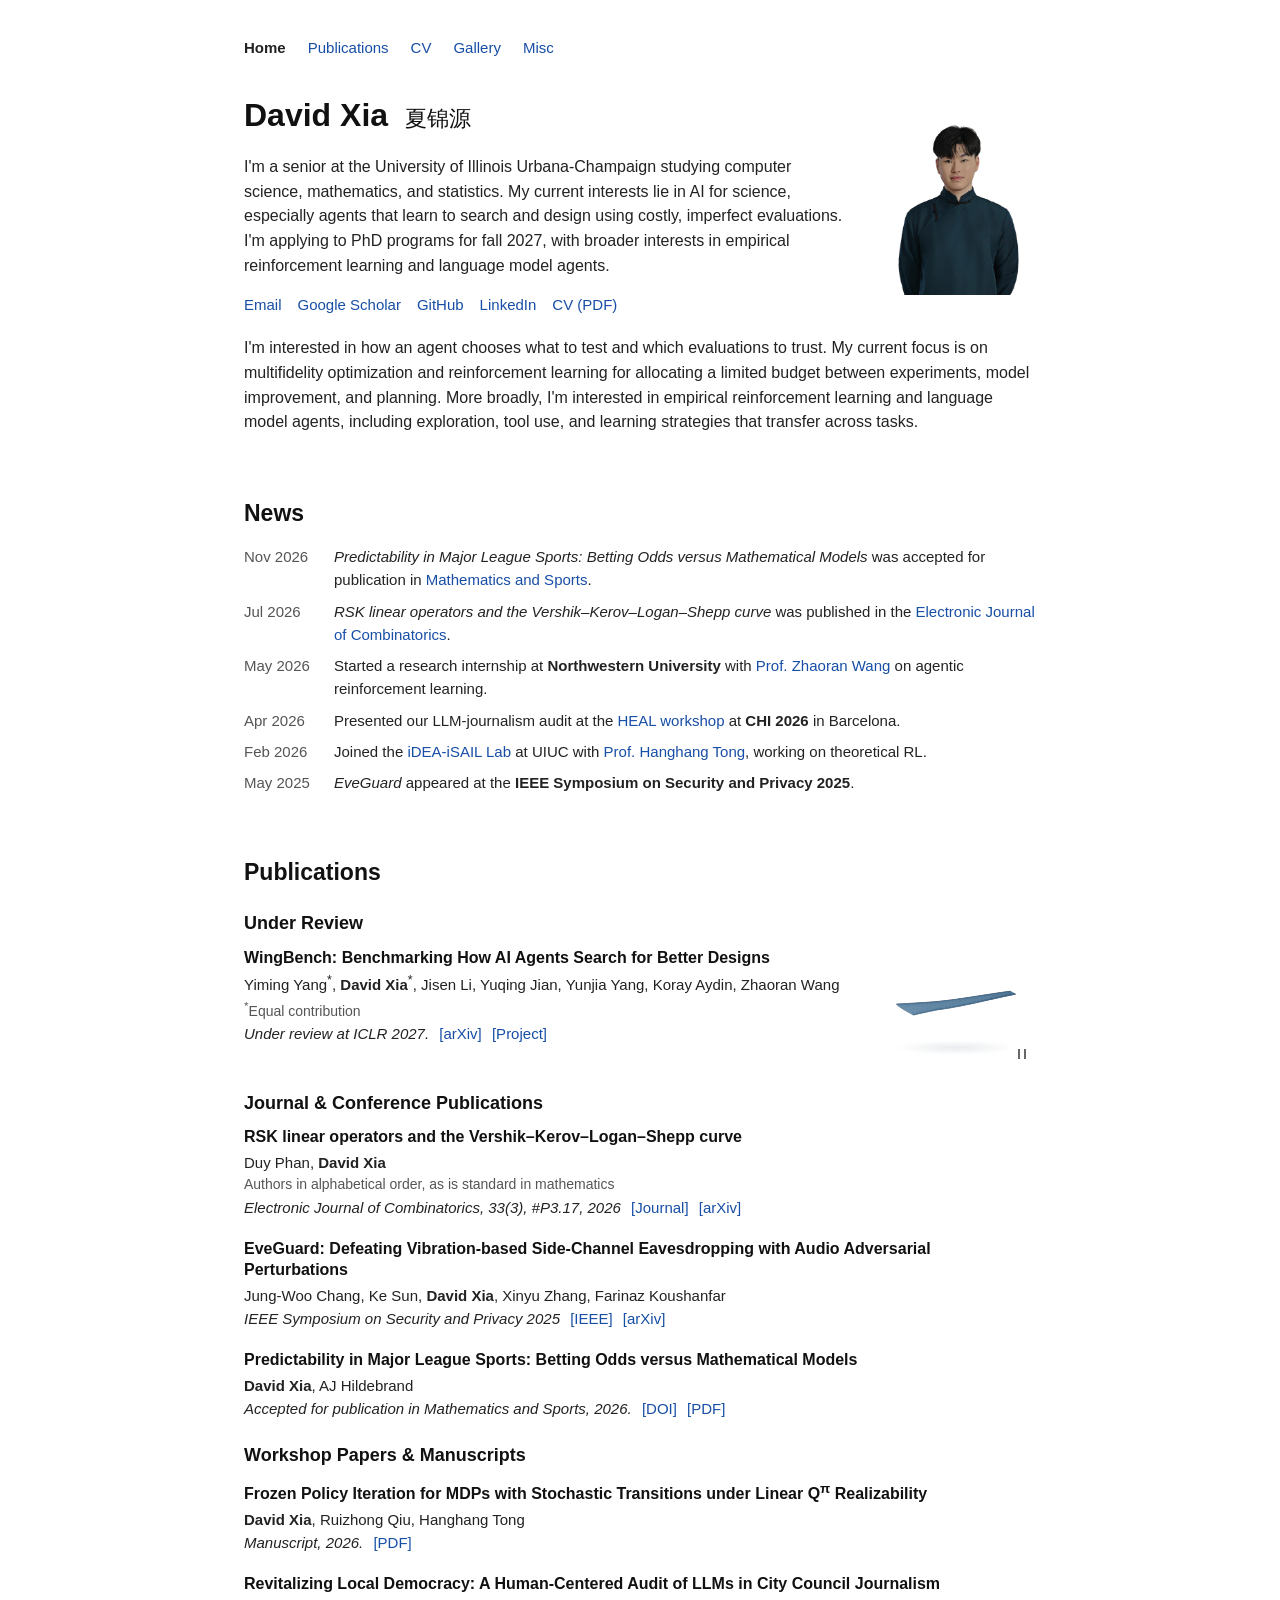
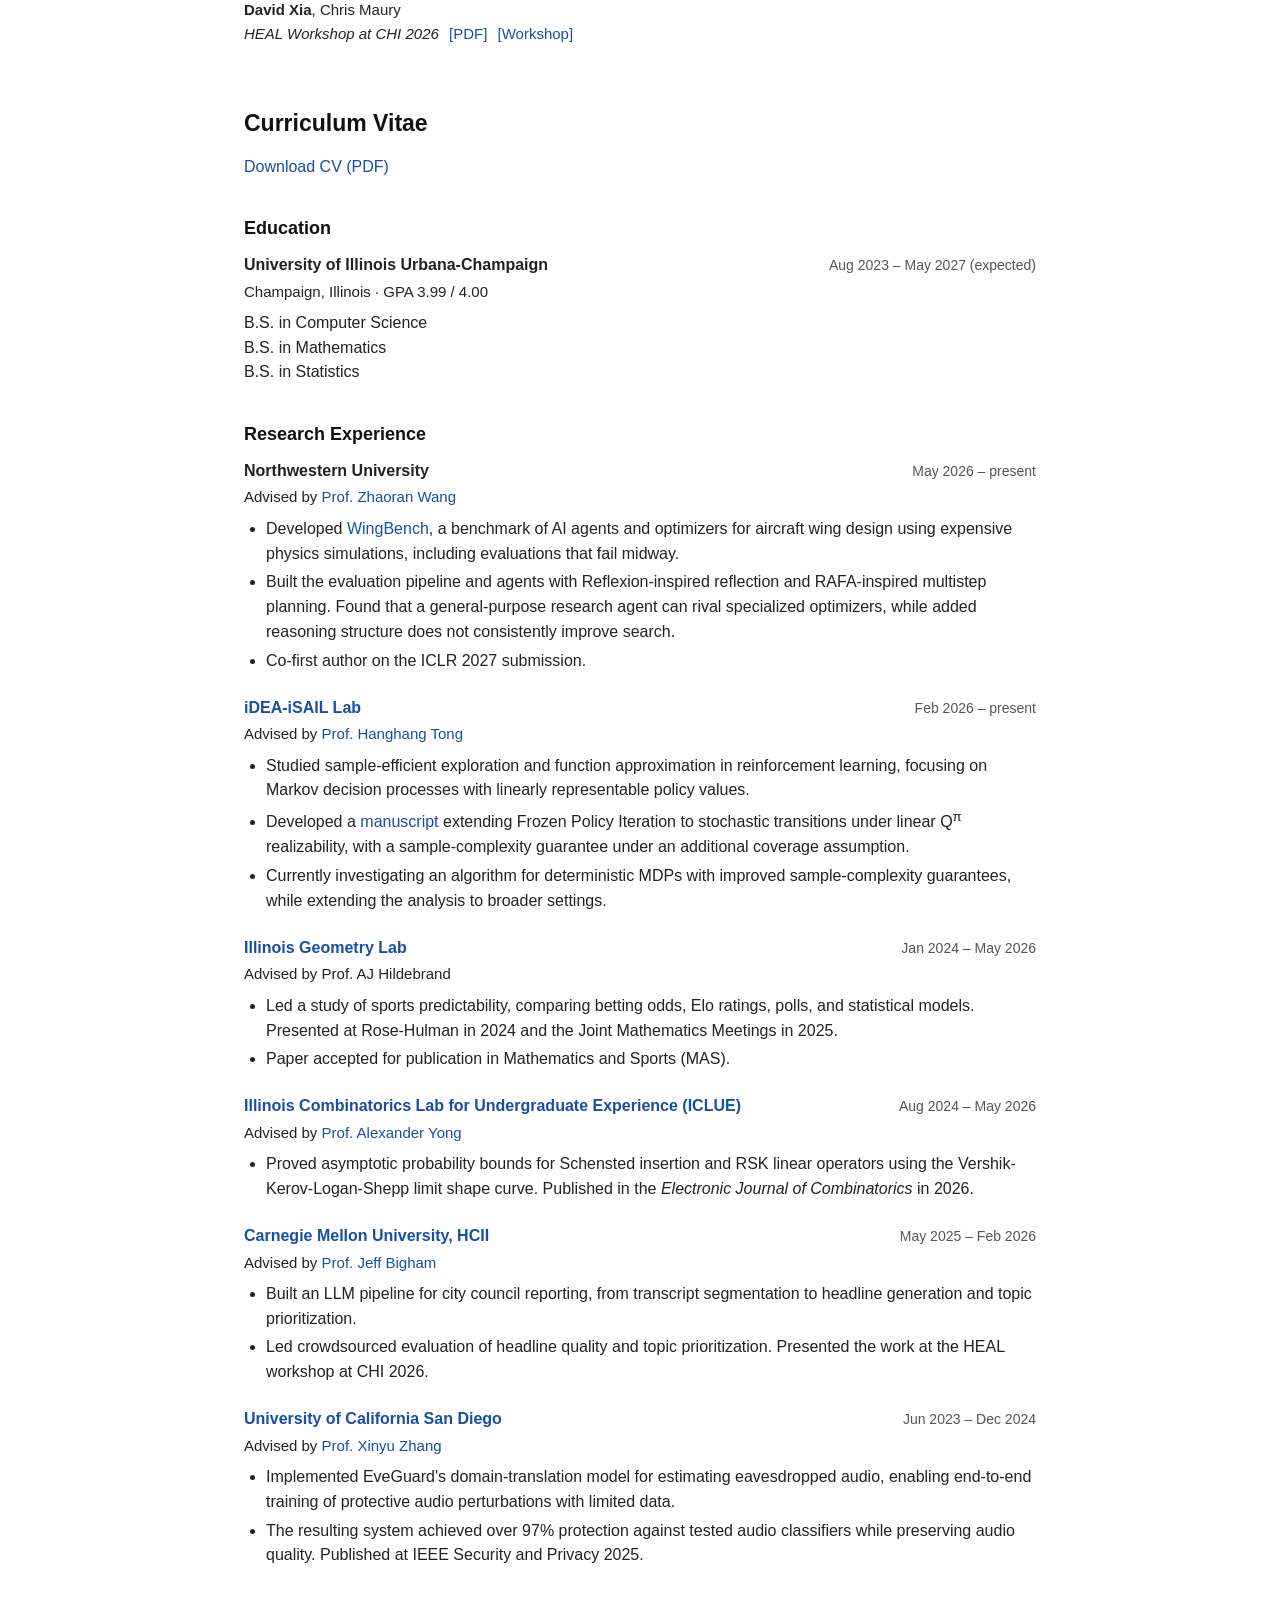
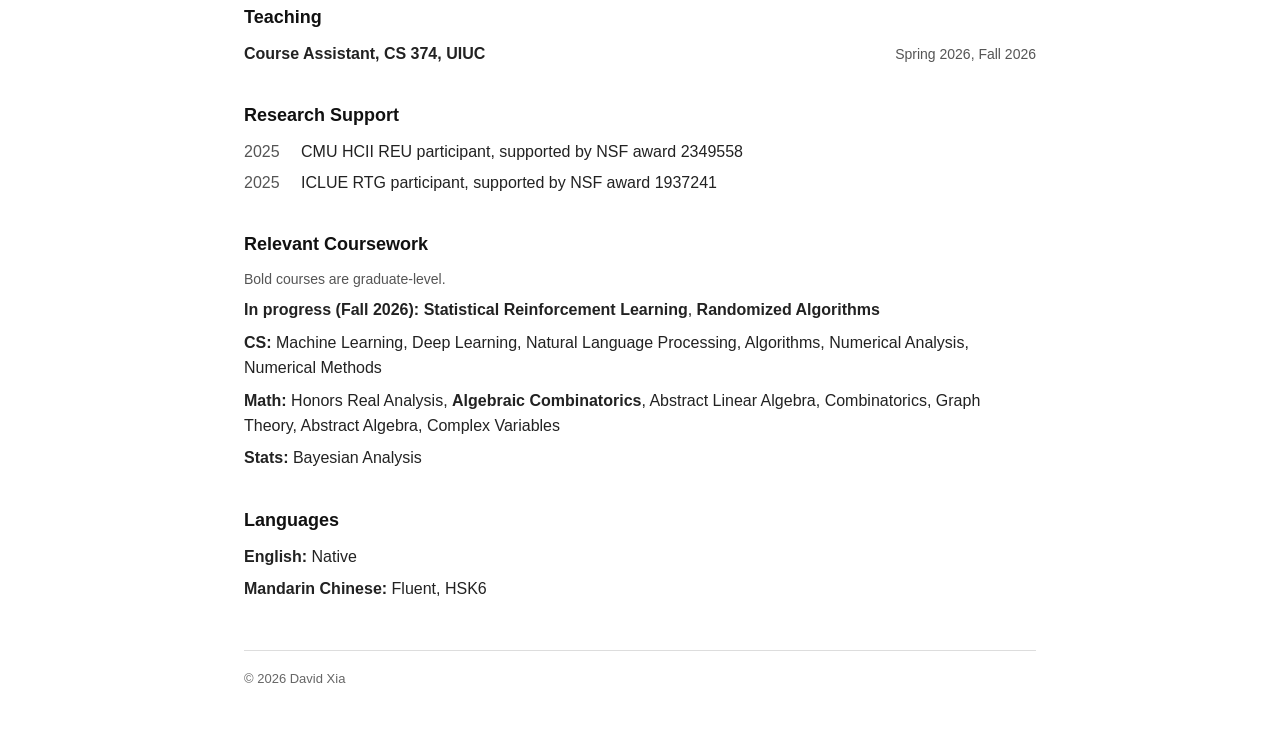
<file: index.html>
<!DOCTYPE html>
<html lang="en">
<head>
    <meta charset="UTF-8">
    <meta name="viewport" content="width=device-width, initial-scale=1">
    <meta name="color-scheme" content="light">
    <title>David Xia</title>
    <meta name="description" content="David Xia — UIUC researcher in reinforcement learning and language model agents, with current interests in AI for science and multifidelity optimization.">
    <link rel="icon" href="favicon.png">
    <link rel="stylesheet" href="style.css">
    <script src="wing-preview.js" defer></script>
</head>
<body>
    <nav class="site-nav" aria-label="Main navigation">
        <a href="index.html" aria-current="page">Home</a>
        <a href="#publications">Publications</a>
        <a href="#cv">CV</a>
        <a href="pictures.html" target="_blank" rel="noopener noreferrer">Gallery</a>
        <a href="misc.html" target="_blank" rel="noopener noreferrer">Misc</a>
    </nav>
    <main>
        <header class="profile" id="home">
            <div>
                <h1>David Xia <span class="chinese-name" lang="zh">夏锦源</span></h1>
                <p>I&#x27;m a senior at the University of Illinois Urbana-Champaign studying
                    computer science, mathematics, and statistics. My current interests lie in
                    AI for science, especially agents that learn to search and design using
                    costly, imperfect evaluations. I&#x27;m applying to PhD programs for fall 2027,
                    with broader interests in empirical reinforcement learning and language model agents.</p>
                <p class="contact-links">
                    <a href="mailto:davidx3@illinois.edu" target="_blank" rel="noopener noreferrer">Email</a>
                    <a href="https://scholar.google.com/citations?hl=en&amp;user=uScYa6cAAAAJ" target="_blank" rel="noopener noreferrer">Google Scholar</a>
                    <a href="https://github.com/davidxia3" target="_blank" rel="noopener noreferrer">GitHub</a>
                    <a href="https://www.linkedin.com/in/dx3/" target="_blank" rel="noopener noreferrer">LinkedIn</a>
                    <a href="docs/david_xia_cv.pdf" target="_blank" rel="noopener noreferrer">CV (PDF)</a>
                </p>
            </div>
            <img class="portrait" src="images/david.png" alt="David Xia" width="160" height="200">
        </header>
        <section id="about" aria-label="Research interests">
            <p>I&#x27;m interested in how an agent chooses what to test and which evaluations to trust.
                My current focus is on
                multifidelity optimization and reinforcement learning for allocating a limited
                budget between experiments, model improvement, and planning.
                More broadly, I&#x27;m interested in empirical reinforcement learning and language model
                agents, including exploration, tool use, and learning strategies that transfer across
                tasks.</p>
        </section>

        <section id="news">
            <h2>News</h2>
<ul class="news-list">
<li class="news-item">
<span class="news-date">Nov 2026</span>
<span class="news-body"><em>Predictability in Major League Sports: Betting Odds versus Mathematical Models</em> was accepted for publication in <a class="name" href="https://doi.org/10.5149/ms.4631" target="_blank" rel="noopener noreferrer">Mathematics and Sports</a>.</span>
</li>
<li class="news-item">
<span class="news-date">Jul 2026</span>
<span class="news-body"><em>RSK linear operators and the Vershik–Kerov–Logan–Shepp curve</em> was published in the <a class="name" href="https://www.combinatorics.org/ojs/index.php/eljc/article/view/v33i3p17" target="_blank" rel="noopener noreferrer">Electronic Journal of Combinatorics</a>.</span>
</li>
<li class="news-item">
<span class="news-date">May 2026</span>
<span class="news-body">Started a research internship at <strong class="name">Northwestern University</strong> with <a class="name" href="https://zhaoranwang.github.io/" target="_blank" rel="noopener noreferrer">Prof. Zhaoran Wang</a> on agentic reinforcement learning.</span>
</li>
<li class="news-item">
<span class="news-date">Apr 2026</span>
<span class="news-body">Presented our LLM-journalism audit at the <a class="name" href="https://heal-workshop.github.io/" target="_blank" rel="noopener noreferrer">HEAL workshop</a> at <strong class="name">CHI 2026</strong> in Barcelona.</span>
</li>
<li class="news-item">
<span class="news-date">Feb 2026</span>
<span class="news-body">Joined the <a class="name" href="https://www.idea-isail.com/index.html" target="_blank" rel="noopener noreferrer">iDEA-iSAIL Lab</a> at <span class="name">UIUC</span> with <a class="name" href="http://tonghanghang.org/" target="_blank" rel="noopener noreferrer">Prof. Hanghang Tong</a>, working on theoretical RL.</span>
</li>
<li class="news-item">
<span class="news-date">May 2025</span>
<span class="news-body"><em>EveGuard</em> appeared at the <strong class="name">IEEE Symposium on Security and Privacy 2025</strong>.</span>
</li>
</ul>
        </section>

        <section id="publications">
            <h2>Publications</h2>
            <h3>Under Review</h3>
            <article class="publication media-row">
                <div class="entry-content">
                <h4>WingBench: Benchmarking How AI Agents Search for Better Designs</h4>
                <div class="authors"><span class="name">Yiming Yang</span><sup>*</sup>, <strong>David Xia</strong><sup>*</sup>, <span class="name">Jisen Li</span>, <span class="name">Yuqing Jian</span>, <span class="name">Yunjia Yang</span>, <span class="name">Koray Aydin</span>, <span class="name">Zhaoran Wang</span></div>
                <div class="note"><sup>*</sup>Equal contribution</div>
                <div class="venue">Under review at ICLR 2027. <a href="https://arxiv.org/abs/2611.28418" target="_blank" rel="noopener noreferrer">[arXiv]</a> <a href="https://davidxia3.github.io/wingbench/" target="_blank" rel="noopener noreferrer">[Project]</a></div>
                </div>
                <div class="entry-media wing-preview" id="wing-preview">
                    <a class="wing-project-link" href="https://davidxia3.github.io/wingbench/" target="_blank" rel="noopener noreferrer" aria-label="Visit the WingBench project page">
                        <img class="wing-poster" src="images/wingbench/wing-fallback.svg" alt="A wing design from WingBench" width="860" height="600" loading="lazy">
                        <canvas id="wing-preview-canvas" width="400" height="300" aria-hidden="true"></canvas>
                    </a>
                    <button class="wing-motion" type="button" aria-label="Pause wing animation" title="Pause wing animation" hidden>
                        <svg viewBox="0 0 20 20" aria-hidden="true"><path d="M7 5v10M13 5v10" fill="none" stroke="currentColor" stroke-width="2"/></svg>
                    </button>
                </div>
            </article>
            <h3>Journal &amp; Conference Publications</h3>
            <article class="publication">
                <h4>RSK linear operators and the Vershik–Kerov–Logan–Shepp curve</h4>
                <div class="authors"><span class="name">Duy Phan</span>, <strong>David Xia</strong></div>
                <div class="note">Authors in alphabetical order, as is standard in mathematics</div>
                <div class="venue">Electronic Journal of Combinatorics, 33(3), #P3.17, 2026 <a href="https://www.combinatorics.org/ojs/index.php/eljc/article/view/v33i3p17" target="_blank" rel="noopener noreferrer">[Journal]</a> <a href="https://arxiv.org/abs/2504.05510" target="_blank" rel="noopener noreferrer">[arXiv]</a></div>
            </article>
            <article class="publication">
                <h4>EveGuard: Defeating Vibration-based Side-Channel Eavesdropping with Audio Adversarial Perturbations</h4>
                <div class="authors"><span class="name">Jung-Woo Chang</span>, <span class="name">Ke Sun</span>, <strong>David Xia</strong>, <span class="name">Xinyu Zhang</span>, <span class="name">Farinaz Koushanfar</span></div>
                <div class="venue">IEEE Symposium on Security and Privacy 2025 <a href="https://ieeexplore.ieee.org/document/11023366/" target="_blank" rel="noopener noreferrer">[IEEE]</a> <a href="https://arxiv.org/abs/2411.10034" target="_blank" rel="noopener noreferrer">[arXiv]</a></div>
            </article>
            <article class="publication">
                <h4>Predictability in Major League Sports: Betting Odds versus Mathematical Models</h4>
                <div class="authors"><strong>David Xia</strong>, <span class="name">AJ Hildebrand</span></div>
                <div class="venue">Accepted for publication in Mathematics and Sports, 2026. <a href="https://doi.org/10.5149/ms.4631" target="_blank" rel="noopener noreferrer">[DOI]</a> <a href="docs/predictability_paper.pdf" target="_blank" rel="noopener noreferrer">[PDF]</a></div>
            </article>
            <h3>Workshop Papers &amp; Manuscripts</h3>
            <article class="publication">
                <h4>Frozen Policy Iteration for MDPs with Stochastic Transitions under Linear Q<sup>π</sup> Realizability</h4>
                <div class="authors"><strong>David Xia</strong>, <span class="name">Ruizhong Qiu</span>, <span class="name">Hanghang Tong</span></div>
                <div class="venue">Manuscript, 2026. <a href="docs/stochastic_fpi.pdf" target="_blank" rel="noopener noreferrer">[PDF]</a></div>
            </article>
            <article class="publication">
                <h4>Revitalizing Local Democracy: A Human-Centered Audit of LLMs in City Council Journalism</h4>
                <div class="authors"><strong>David Xia</strong>, <span class="name">Chris Maury</span></div>
                <div class="venue">HEAL Workshop at CHI 2026 <a href="docs/heal_paper.pdf" target="_blank" rel="noopener noreferrer">[PDF]</a> <a href="https://heal-workshop.github.io/" target="_blank" rel="noopener noreferrer">[Workshop]</a></div>
            </article>
        </section>

        <section id="cv">
            <h2>Curriculum Vitae</h2>
            <p><a href="docs/david_xia_cv.pdf" target="_blank" rel="noopener noreferrer">Download CV (PDF)</a></p>
<section class="cv-section">
<h3>Education</h3>
<div class="cv-entry">
<div class="entry-content">
<div class="cv-entry-head">
<span class="cv-entry-title">University of Illinois Urbana-Champaign</span>
<span class="cv-entry-date">Aug 2023 – May 2027 (expected)</span>
</div>
<div class="cv-entry-sub">Champaign, Illinois · GPA 3.99 / 4.00</div>
<ul class="cv-degrees">
<li>B.S. in Computer Science</li>
<li>B.S. in Mathematics</li>
<li>B.S. in Statistics</li>
</ul>
</div>
</div>
</section>
<section class="cv-section">
<h3>Research Experience</h3>
<div class="cv-entry">
<div class="entry-content">
<div class="cv-entry-head">
<span class="cv-entry-title"><span class="name">Northwestern University</span></span>
<span class="cv-entry-date">May 2026 – present</span>
</div>
<div class="cv-entry-sub">Advised by <a class="name" href="https://zhaoranwang.github.io/" target="_blank" rel="noopener noreferrer">Prof. Zhaoran Wang</a></div>
<ul>
<li>Developed <a href="https://arxiv.org/abs/2611.28418" target="_blank" rel="noopener noreferrer">WingBench</a>, a benchmark of AI agents and optimizers for aircraft wing design using expensive physics simulations, including evaluations that fail midway.</li>
<li>Built the evaluation pipeline and agents with Reflexion-inspired reflection and RAFA-inspired multistep planning. Found that a general-purpose research agent can rival specialized optimizers, while added reasoning structure does not consistently improve search.</li>
<li>Co-first author on the ICLR 2027 submission.</li>
</ul>
</div>
</div>
<div class="cv-entry">
<div class="entry-content">
<div class="cv-entry-head">
<span class="cv-entry-title"><a class="name" href="https://www.idea-isail.com/index.html" target="_blank" rel="noopener noreferrer">iDEA-iSAIL Lab</a></span>
<span class="cv-entry-date">Feb 2026 – present</span>
</div>
<div class="cv-entry-sub">Advised by <a class="name" href="http://tonghanghang.org/" target="_blank" rel="noopener noreferrer">Prof. Hanghang Tong</a></div>
<ul>
<li>Studied sample-efficient exploration and function approximation in reinforcement learning, focusing on Markov decision processes with linearly representable policy values.</li>
<li>Developed a <a href="docs/stochastic_fpi.pdf" target="_blank" rel="noopener noreferrer">manuscript</a> extending Frozen Policy Iteration to stochastic transitions under linear Q<sup>π</sup> realizability, with a sample-complexity guarantee under an additional coverage assumption.</li>
<li>Currently investigating an algorithm for deterministic MDPs with improved sample-complexity guarantees, while extending the analysis to broader settings.</li>
</ul>
</div>
</div>
<div class="cv-entry">
<div class="entry-content">
<div class="cv-entry-head">
<span class="cv-entry-title"><a class="name" href="https://iml.math.illinois.edu/" target="_blank" rel="noopener noreferrer">Illinois Geometry Lab</a></span>
<span class="cv-entry-date">Jan 2024 – May 2026</span>
</div>
<div class="cv-entry-sub">Advised by <span class="name">Prof. AJ Hildebrand</span></div>
<ul>
<li>Led a study of sports predictability, comparing betting odds, Elo ratings, polls, and statistical models. Presented at Rose-Hulman in 2024 and the Joint Mathematics Meetings in 2025.</li>
<li>Paper accepted for publication in Mathematics and Sports (MAS).</li>
</ul>
</div>
</div>
<div class="cv-entry">
<div class="entry-content">
<div class="cv-entry-head">
<span class="cv-entry-title"><a class="name" href="https://ayong.web.illinois.edu/ICLUE.html" target="_blank" rel="noopener noreferrer">Illinois Combinatorics Lab for Undergraduate Experience (ICLUE)</a></span>
<span class="cv-entry-date">Aug 2024 – May 2026</span>
</div>
<div class="cv-entry-sub">Advised by <a class="name" href="https://ayong.web.illinois.edu/" target="_blank" rel="noopener noreferrer">Prof. Alexander Yong</a></div>
<ul>
<li>Proved asymptotic probability bounds for Schensted insertion and RSK linear operators using the Vershik-Kerov-Logan-Shepp limit shape curve. Published in the <em>Electronic Journal of Combinatorics</em> in 2026.</li>
</ul>
</div>
</div>
<div class="cv-entry">
<div class="entry-content">
<div class="cv-entry-head">
<span class="cv-entry-title"><a class="name" href="https://www.cs.cmu.edu/~jbigham/" target="_blank" rel="noopener noreferrer">Carnegie Mellon University, HCII</a></span>
<span class="cv-entry-date">May 2025 – Feb 2026</span>
</div>
<div class="cv-entry-sub">Advised by <a class="name" href="https://www.cs.cmu.edu/~jbigham/" target="_blank" rel="noopener noreferrer">Prof. Jeff Bigham</a></div>
<ul>
<li>Built an LLM pipeline for city council reporting, from transcript segmentation to headline generation and topic prioritization.</li>
<li>Led crowdsourced evaluation of headline quality and topic prioritization. Presented the work at the HEAL workshop at CHI 2026.</li>
</ul>
</div>
</div>
<div class="cv-entry">
<div class="entry-content">
<div class="cv-entry-head">
<span class="cv-entry-title"><a class="name" href="https://xyzhang.ucsd.edu/index.html" target="_blank" rel="noopener noreferrer">University of California San Diego</a></span>
<span class="cv-entry-date">Jun 2023 – Dec 2024</span>
</div>
<div class="cv-entry-sub">Advised by <a class="name" href="https://xyzhang.ucsd.edu/index.html" target="_blank" rel="noopener noreferrer">Prof. Xinyu Zhang</a></div>
<ul>
<li>Implemented EveGuard's domain-translation model for estimating eavesdropped audio, enabling end-to-end training of protective audio perturbations with limited data.</li>
<li>The resulting system achieved over 97% protection against tested audio classifiers while preserving audio quality. Published at IEEE Security and Privacy 2025.</li>
</ul>
</div>
</div>
</section>
<section class="cv-section">
<h3>Teaching</h3>
<div class="cv-entry cv-entry-compact">
<div class="cv-entry-head"><span class="cv-entry-title">Course Assistant, CS 374, UIUC</span><span class="cv-entry-date">Spring 2026, Fall 2026</span></div>
</div>
</section>
<section class="cv-section">
<h3>Research Support</h3>
<ul class="award-list">
<li><span class="yr">2025</span><span>CMU HCII REU participant, supported by NSF award 2349558</span></li>
<li><span class="yr">2025</span><span>ICLUE RTG participant, supported by NSF award 1937241</span></li>
</ul>
</section>
<section class="cv-section">
<h3>Relevant Coursework</h3>
<div class="cv-coursework">
<p class="cw-note">Bold courses are graduate-level.</p>
<p><span class="cat">In progress (Fall 2026):</span> <span class="grad">Statistical Reinforcement Learning</span>, <span class="grad">Randomized Algorithms</span></p>
<p><span class="cat">CS:</span> Machine Learning, Deep Learning, Natural Language Processing, Algorithms, Numerical Analysis, Numerical Methods</p>
<p><span class="cat">Math:</span> Honors Real Analysis, <span class="grad">Algebraic Combinatorics</span>, Abstract Linear Algebra, Combinatorics, Graph Theory, Abstract Algebra, Complex Variables</p>
<p><span class="cat">Stats:</span> Bayesian Analysis</p>
</div>
</section>
<section class="cv-section">
<h3>Languages</h3>
<div class="cv-coursework">
<p><span class="cat">English:</span> Native</p>
<p><span class="cat">Mandarin Chinese:</span> Fluent, HSK6</p>
</div>
</section>
        </section>
    </main>
    <footer>© 2026 David Xia</footer>
</body>
</html>
</file>
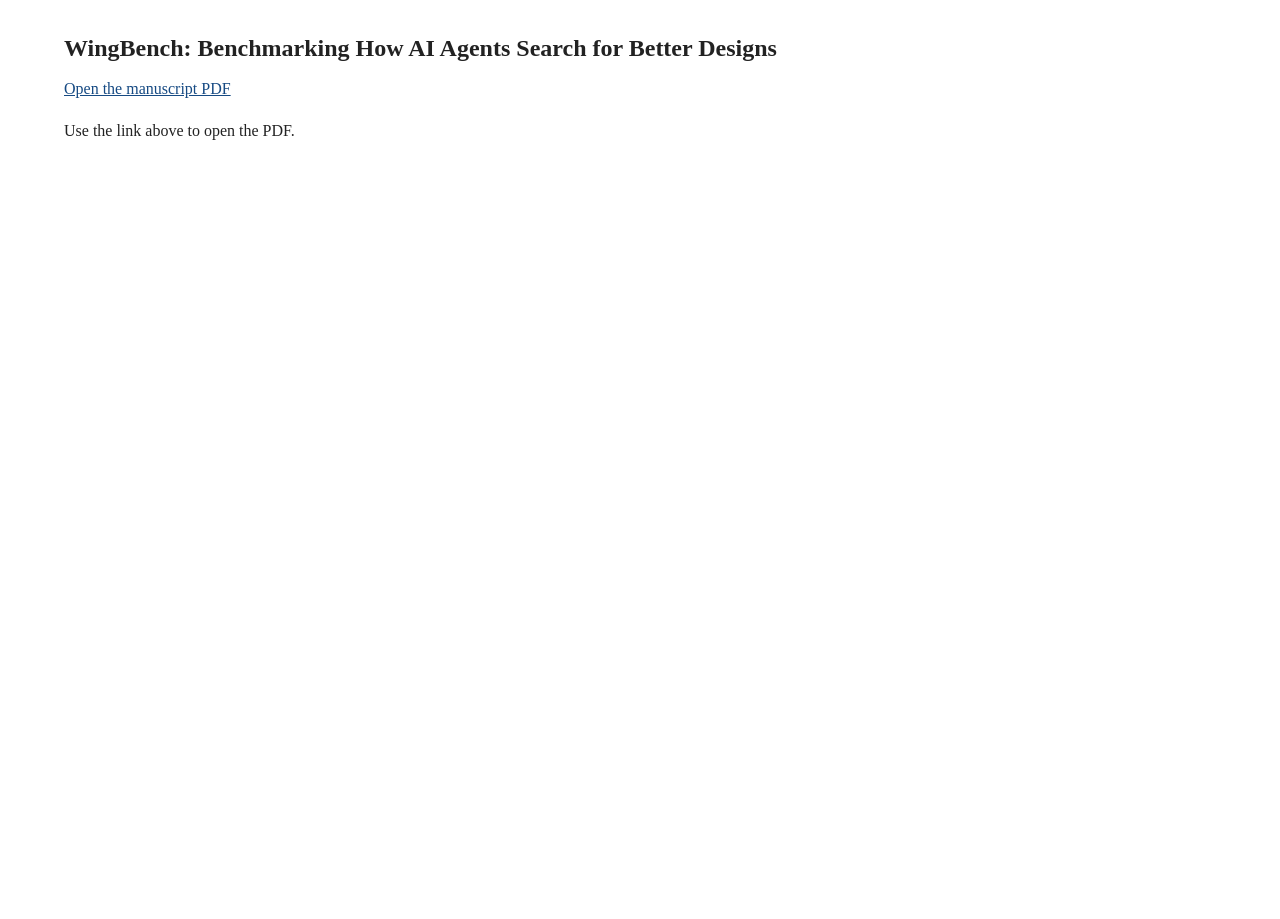
<file: shared/479fa117b21a8bcf4dbb7cd445f5487c/index.html>
<!doctype html>
<html lang="en">
<head>
  <meta charset="utf-8">
  <meta name="viewport" content="width=device-width, initial-scale=1">
  <meta name="robots" content="noindex, nofollow, noarchive">
  <title>WingBench manuscript</title>
  <style>
    body { max-width: 72rem; margin: 2rem auto; padding: 0 1rem; color: #222; background: white; font-family: Georgia, serif; }
    h1 { font-size: 1.5rem; line-height: 1.35; }
    a { color: #164a83; }
    object { display: block; width: 100%; height: 85vh; margin-top: 1.5rem; }
  </style>
</head>
<body>
  <h1>WingBench: Benchmarking How AI Agents Search for Better Designs</h1>
  <p><a href="wingbench.pdf" target="_blank" rel="noopener noreferrer">Open the manuscript PDF</a></p>
  <object data="wingbench.pdf" type="application/pdf" aria-label="WingBench manuscript">
    <p>Use the link above to open the PDF.</p>
  </object>
</body>
</html>
</file>
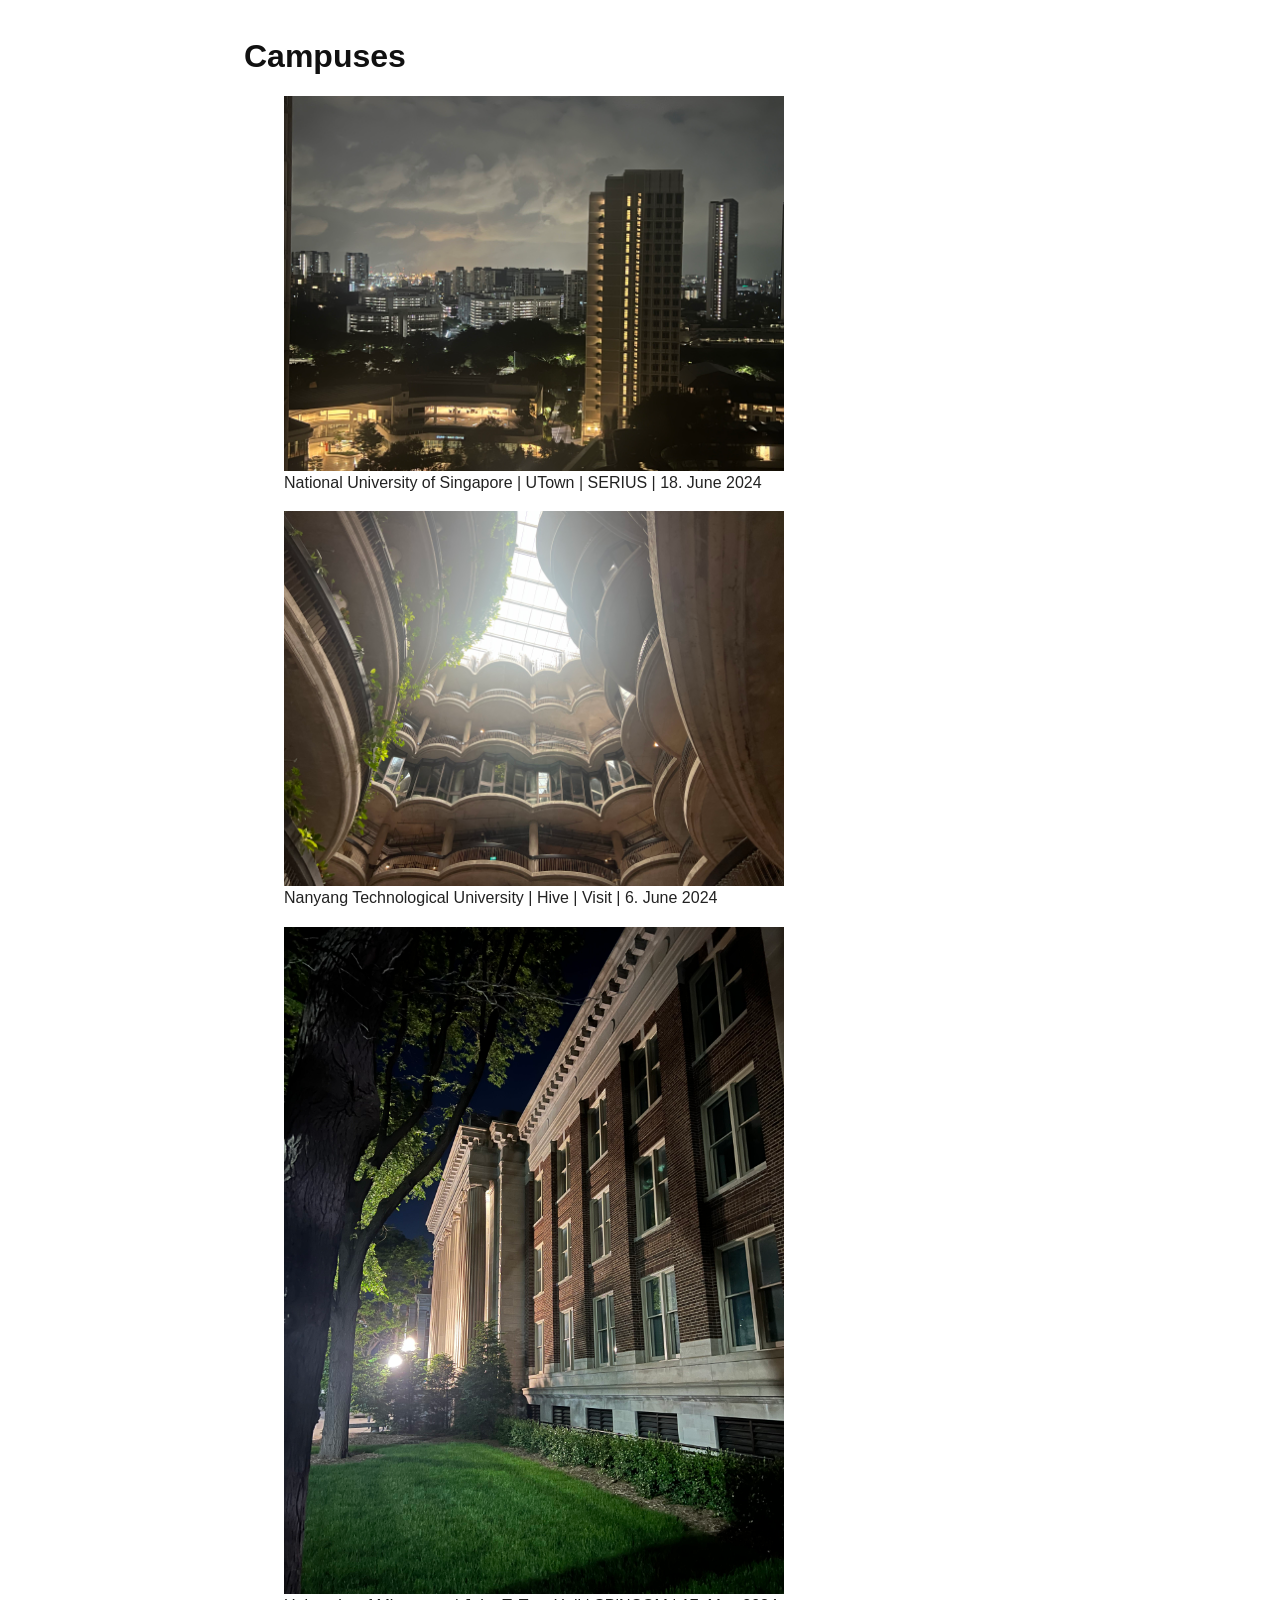
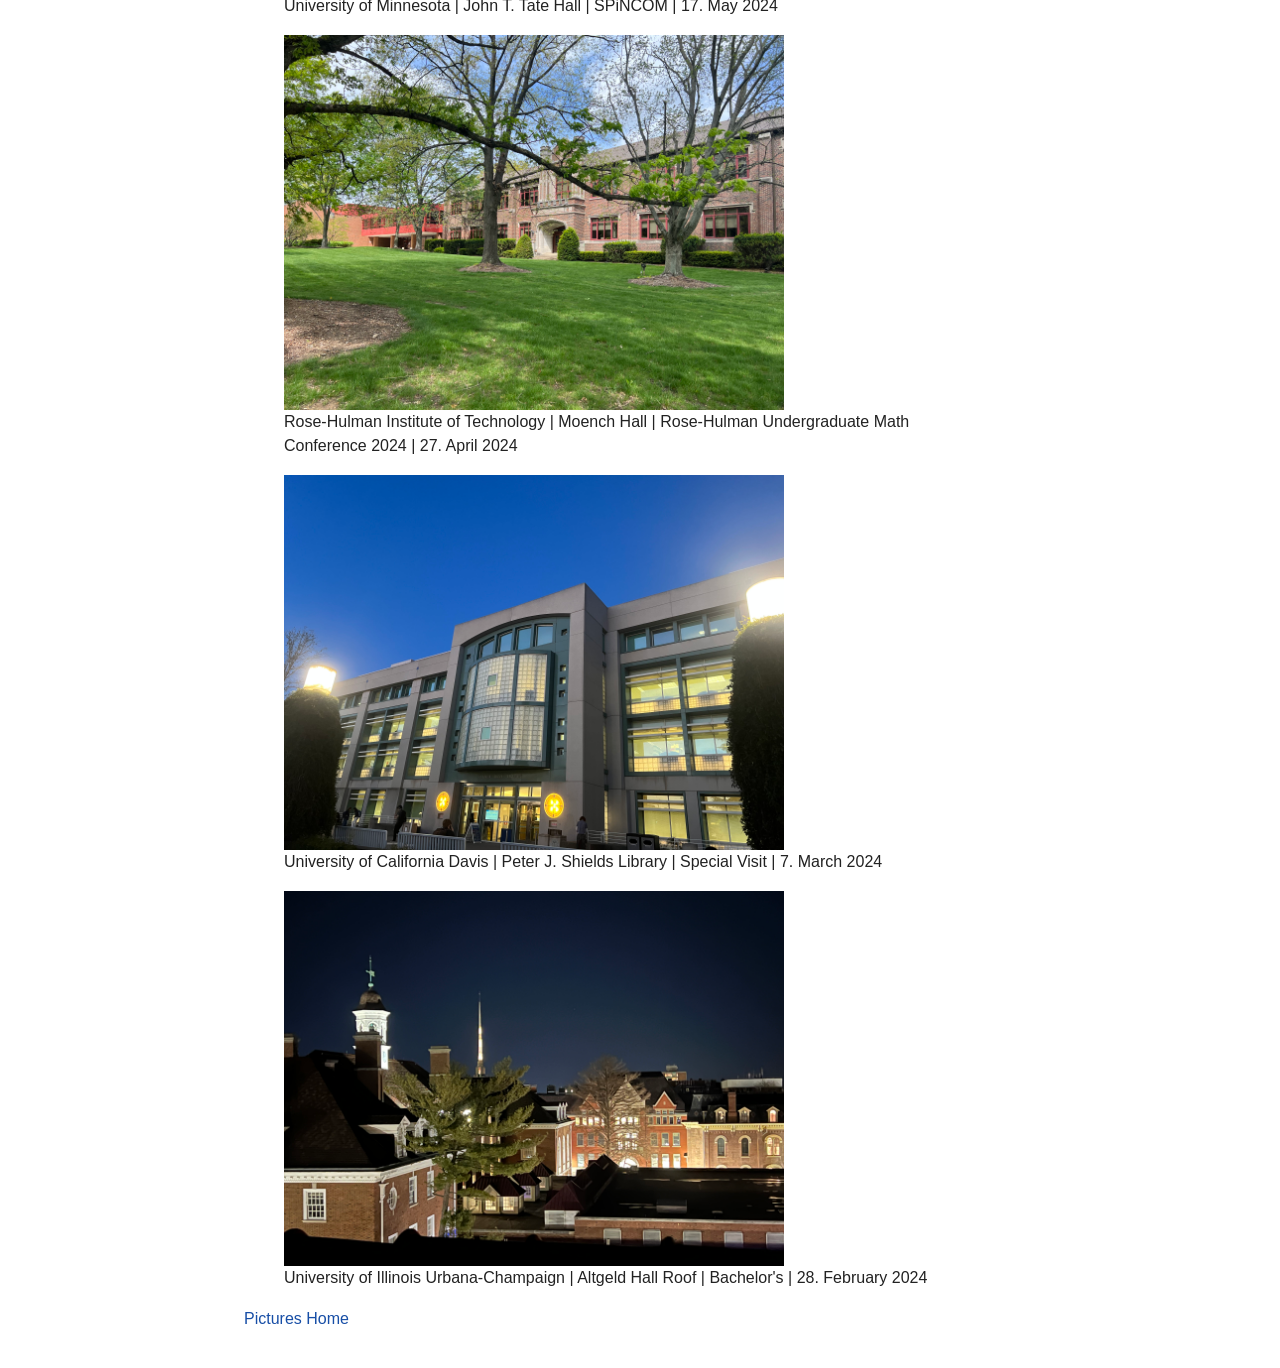
<file: campuses.html>
<!DOCTYPE html>
<html lang="en">
<head>
    <meta charset="UTF-8">
    <meta name="viewport" content="width=device-width, initial-scale=1.0">
    <title>Campuses</title>
    <link rel="stylesheet" href="style.css">
</head>
<body>
    <h1>Campuses</h1>

    <figure>
        <img src="images/nus.jpg" alt="NUS" width="500">
        <figcaption>National University of Singapore | UTown | SERIUS | 18. June 2024</figcaption>
    </figure>

    <figure>
        <img src="images/ntu.jpg" alt="NTU" width="500">
        <figcaption>Nanyang Technological University | Hive | Visit | 6. June 2024</figcaption>
    </figure>

    <figure>
        <img src="images/uminn.jpg" alt="UMN" width="500">
        <figcaption>University of Minnesota | John T. Tate Hall | SPiNCOM | 17. May 2024</figcaption>
    </figure>

    <figure>
        <img src="images/rhit.jpg" alt="RHIT" width="500">
        <figcaption>Rose-Hulman Institute of Technology | Moench Hall | Rose-Hulman Undergraduate Math Conference 2024 | 27. April 2024</figcaption>
    </figure>

    <figure>
        <img src="images/davis.jpg" alt="UCD" width="500">
        <figcaption>University of California Davis | Peter J. Shields Library | Special Visit | 7. March 2024</figcaption>
    </figure>

    <figure>
        <img src="images/uiuc.jpg" alt="UIUC" width="500">
        <figcaption>University of Illinois Urbana-Champaign | Altgeld Hall Roof | Bachelor's | 28. February 2024 </figcaption>
    </figure>


    <nav>
        <a href="pictures.html">Pictures</a>
        <a href="index.html">Home</a>
    </nav>
</body>
</html>
</file>
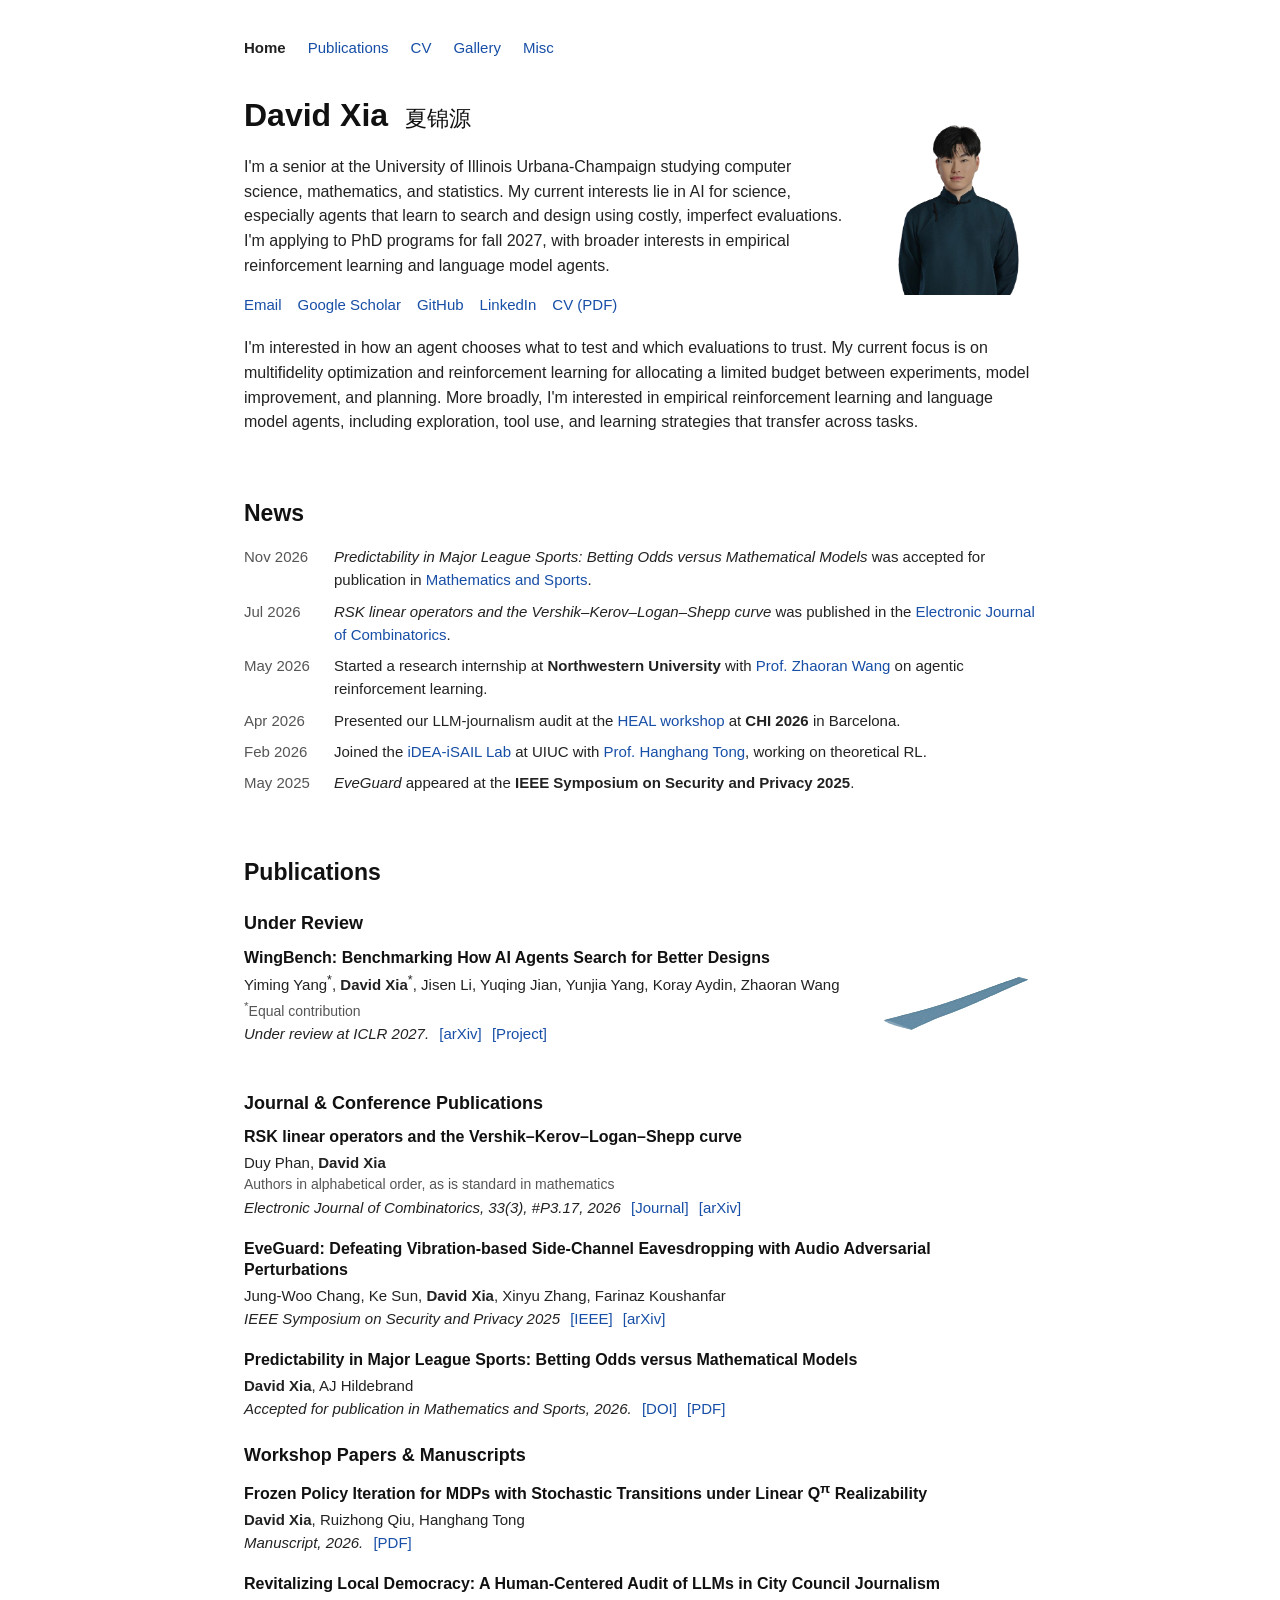
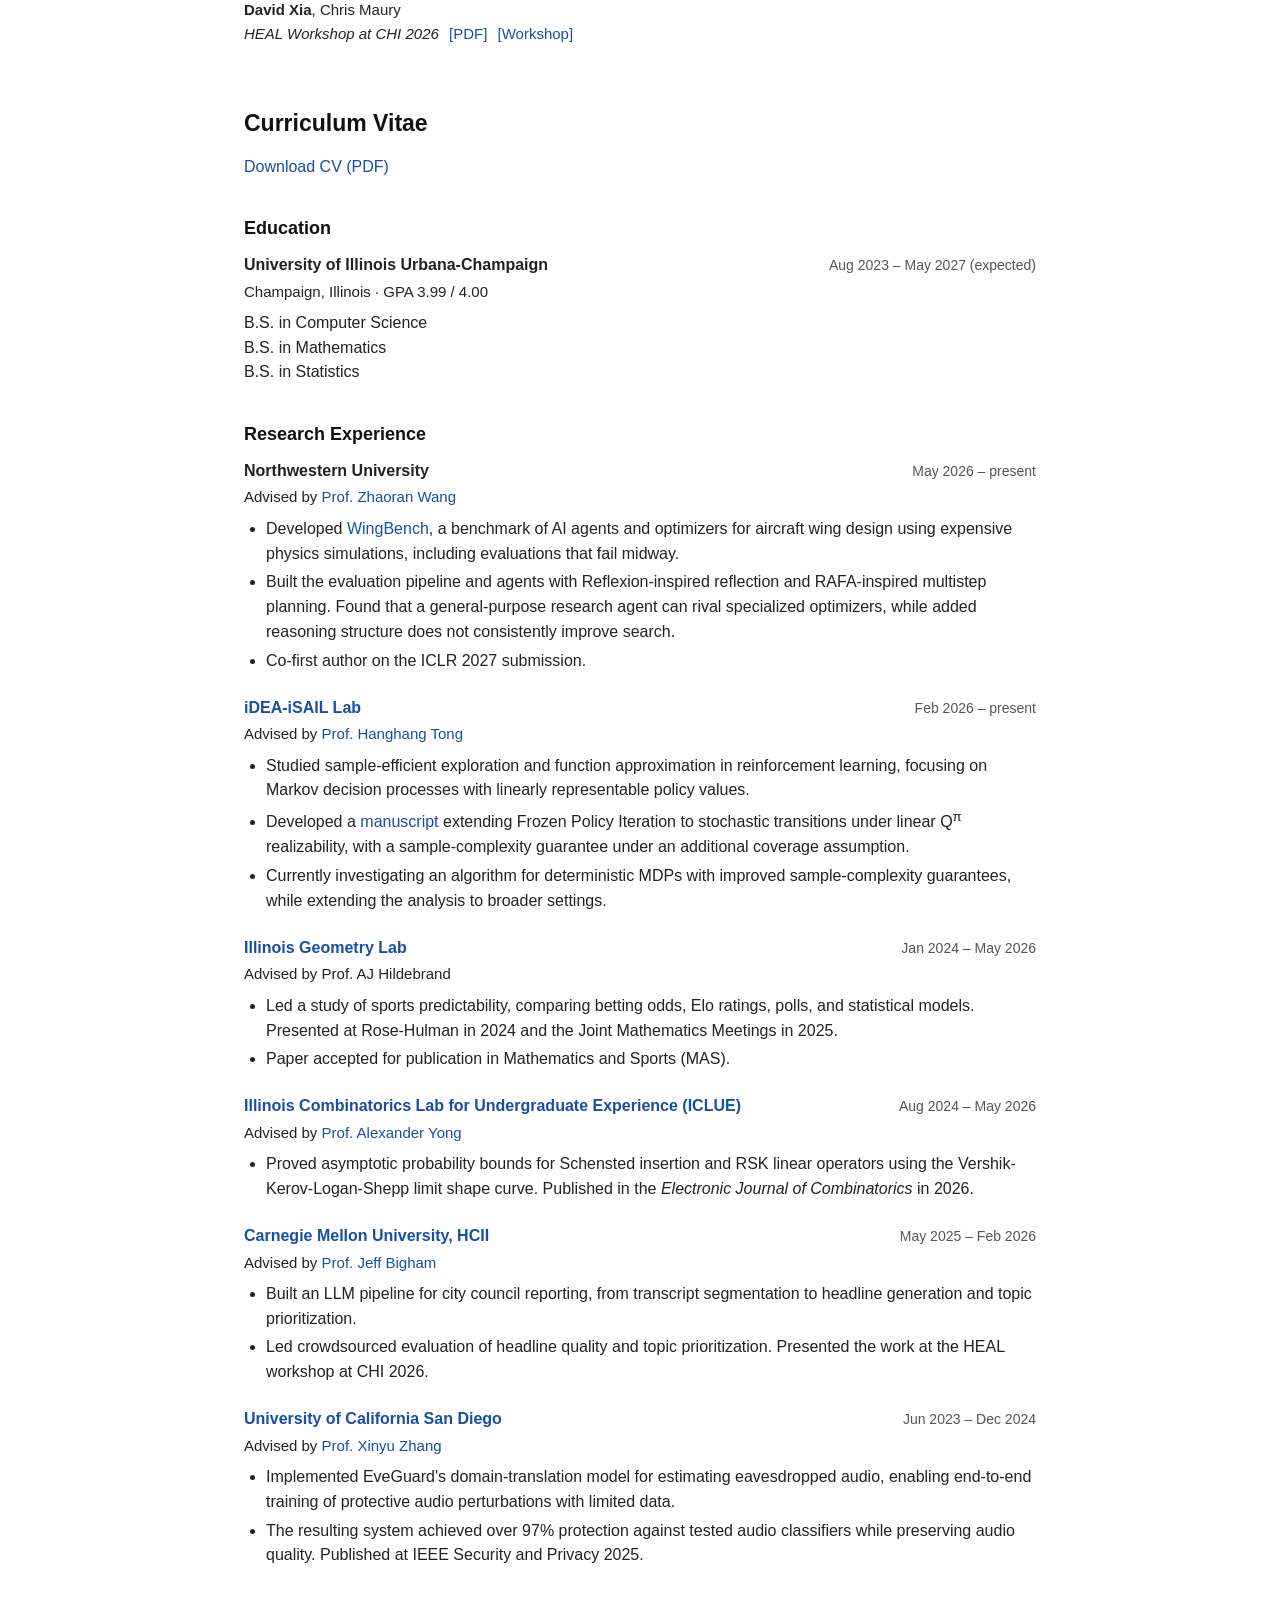
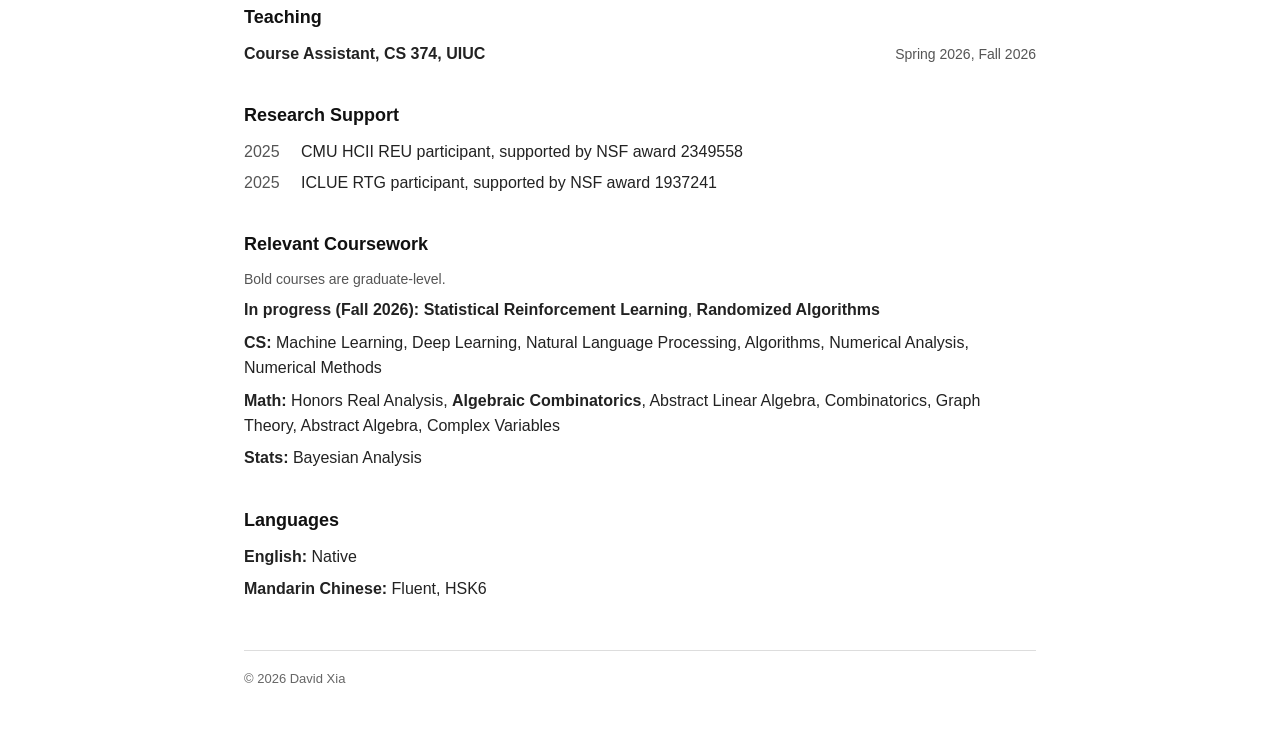
<file: cv.html>
<!DOCTYPE html>
<html lang="en">
<head>
    <meta charset="UTF-8">
    <meta name="viewport" content="width=device-width, initial-scale=1">
    <meta name="color-scheme" content="light">
    <meta http-equiv="refresh" content="0; url=index.html#cv">
    <link rel="canonical" href="https://davidxia3.github.io/#cv">
    <link rel="stylesheet" href="style.css">
    <title>Curriculum Vitae — David Xia</title>
</head>
<body>
    <p><a href="index.html#cv" target="_blank" rel="noopener noreferrer">Curriculum Vitae is now on the main page.</a></p>
</body>
</html>
</file>
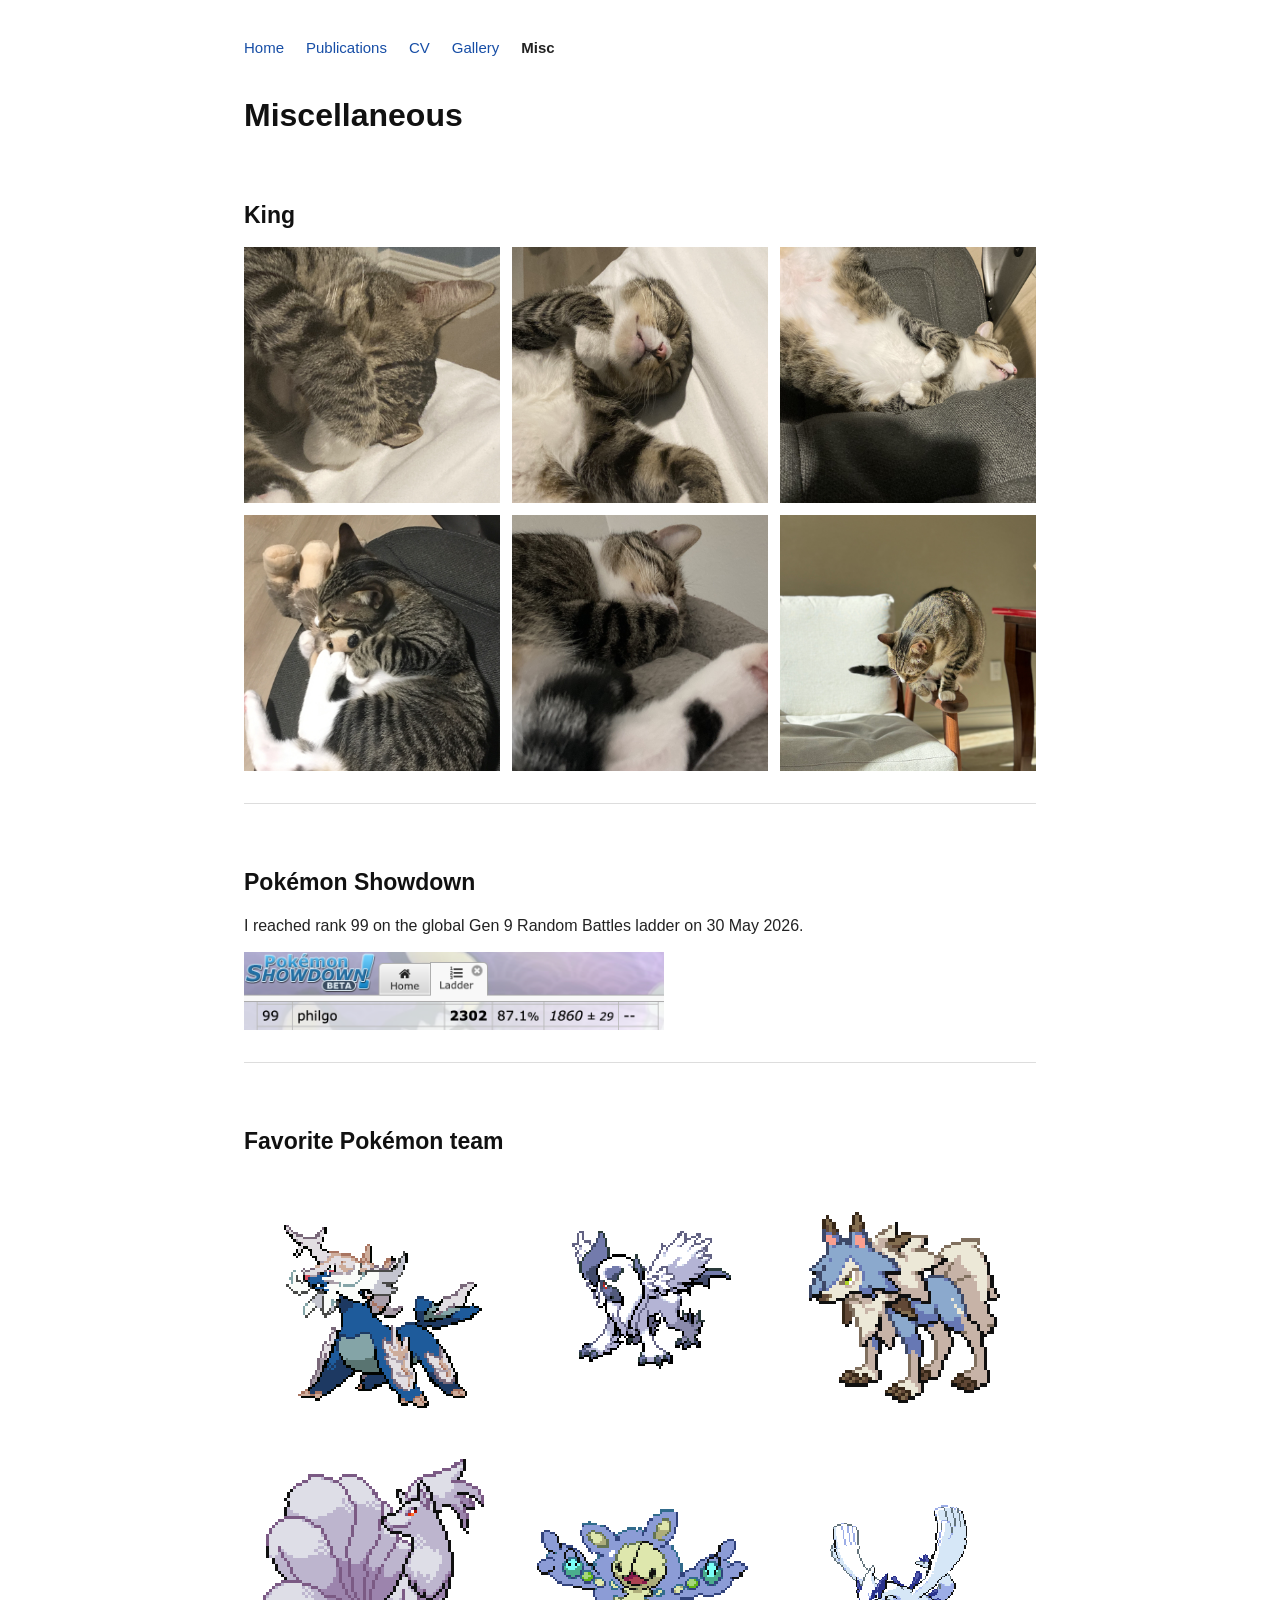
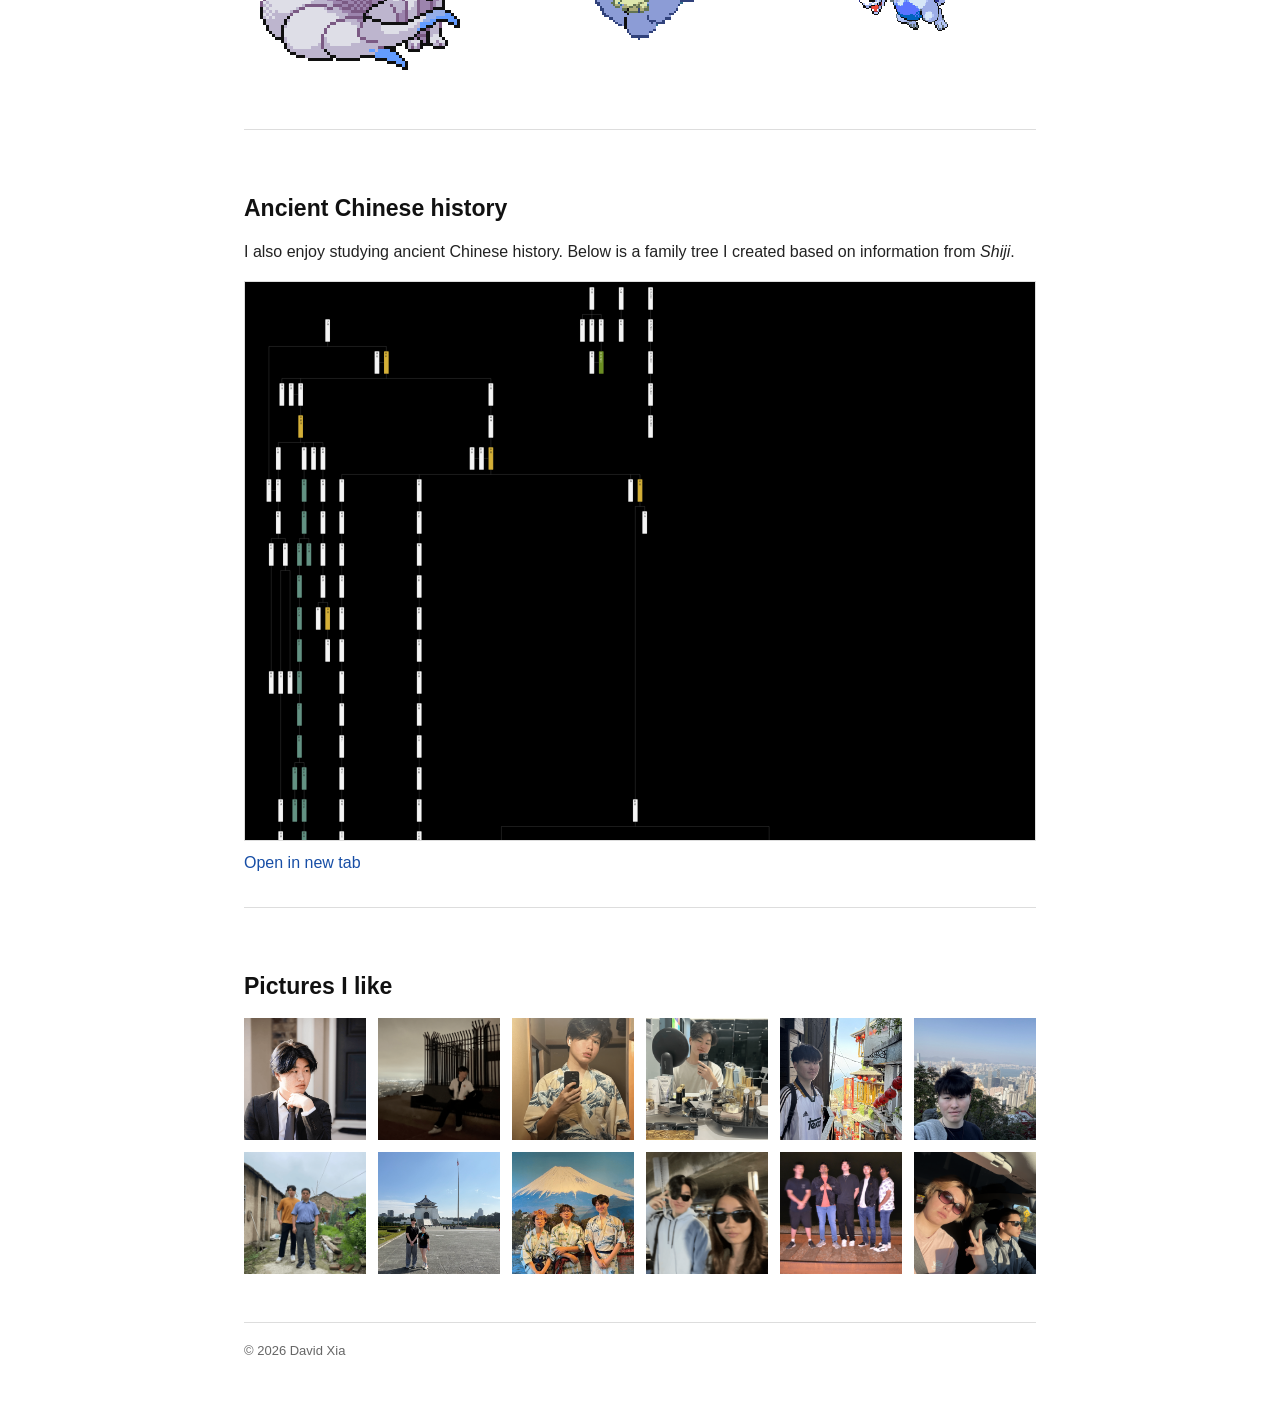
<file: misc.html>
<!DOCTYPE html>
<html lang="en">
<head>
    <meta charset="UTF-8">
    <meta name="viewport" content="width=device-width, initial-scale=1">
    <meta name="color-scheme" content="light">
    <title>Misc — David Xia</title>
    <meta name="description" content="Beyond research — David Xia&#x27;s cat, Pokémon teams, and photos.">
    <link rel="icon" href="favicon.png">
    <link rel="stylesheet" href="style.css">
</head>
<body>
    <nav class="site-nav" aria-label="Main navigation">
        <a href="index.html" target="_blank" rel="noopener noreferrer">Home</a>
        <a href="index.html#publications" target="_blank" rel="noopener noreferrer">Publications</a>
        <a href="index.html#cv" target="_blank" rel="noopener noreferrer">CV</a>
        <a href="pictures.html" target="_blank" rel="noopener noreferrer">Gallery</a>
        <a href="misc.html" aria-current="page">Misc</a>
    </nav>
    <main>

<header class="page-head">
<h1>Miscellaneous</h1>
</header>
<!-- ===== Cat ===== -->
<section class="misc-block">
<h2>King</h2>
<div class="misc-grid-3">
<img alt="King the cat" loading="lazy" src="misc/king/king1.jpg"/>
<img alt="King the cat" loading="lazy" src="misc/king/king2.jpg"/>
<img alt="King the cat" loading="lazy" src="misc/king/king3.jpg"/>
<img alt="King the cat" loading="lazy" src="misc/king/king4.jpg"/>
<img alt="King the cat" loading="lazy" src="misc/king/king5.jpg"/>
<img alt="King the cat" loading="lazy" src="misc/king/king6.jpg"/>
</div>
</section>
<hr class="divider"/>
<!-- ===== Pokémon rank ===== -->
<section class="misc-block">
<h2>Pokémon Showdown</h2>
<p class="sub">I reached rank 99 on the global Gen 9 Random Battles ladder on 30 May 2026.</p>
<img alt="Top 500 ladder ranking" class="rank-img" loading="lazy" src="misc/top500.png"/>
</section>
<hr class="divider"/>
<!-- ===== Favorite team ===== -->
<section class="misc-block">
<h2>Favorite Pokémon team</h2>
<div class="misc-grid-3 poke-grid">
<img alt="Hisuian Samurott" loading="lazy" src="misc/natdex/samurott-hisui.gif"/>
<img alt="Mega Absol" loading="lazy" src="misc/natdex/absol-mega.gif"/>
<img alt="Lycanroc" loading="lazy" src="misc/natdex/lycanroc.gif"/>
<img alt="Ninetales" loading="lazy" src="misc/natdex/ninetales.gif"/>
<img alt="Reuniclus" loading="lazy" src="misc/natdex/reuniclus.gif"/>
<img alt="Lugia" loading="lazy" src="misc/natdex/lugia.gif"/>
</div>
</section>
<hr class="divider"/>
<!-- ===== Ancient Chinese history ===== -->
<section class="misc-block">
<h2>Ancient Chinese history</h2>
<p class="sub">I also enjoy studying ancient Chinese history. Below is a family tree I created based on information from <em>Shiji</em>.</p>
<div class="family-tree-wrap">
<img alt="Family tree based on Shiji" loading="lazy" src="misc/family_tree.svg"/>
</div>
<div class="link-row">
<a class="chip" href="misc/family_tree.svg" target="_blank" rel="noopener noreferrer"> Open in new tab</a>
</div>
</section>
<hr class="divider"/>
<!-- ===== Personal photos ===== -->
<section class="misc-block">
<h2>Pictures I like</h2>
<div class="photo-grid">
<img alt="" loading="lazy" src="misc/personal_pics/suit.png"/>
<img alt="" loading="lazy" src="misc/personal_pics/mtsoledad1.png"/>
<img alt="" loading="lazy" src="misc/personal_pics/yukata.png"/>
<img alt="" loading="lazy" src="misc/personal_pics/mirror.png"/>
<img alt="" loading="lazy" src="misc/personal_pics/jiufen2.jpg"/>
<img alt="" loading="lazy" src="misc/personal_pics/taipingshan.jpg"/>
<img alt="" loading="lazy" src="misc/personal_pics/tongling.png"/>
<img alt="" loading="lazy" src="misc/personal_pics/zl.jpg"/>
<img alt="" loading="lazy" src="misc/personal_pics/hatake.png"/>
<img alt="" loading="lazy" src="misc/personal_pics/disney.png"/>
<img alt="" loading="lazy" src="misc/personal_pics/joes.png"/>
<img alt="" loading="lazy" src="misc/personal_pics/lone.png"/>
</div>
</section>

    </main>
    <footer>© 2026 David Xia</footer>
</body>
</html>
</file>
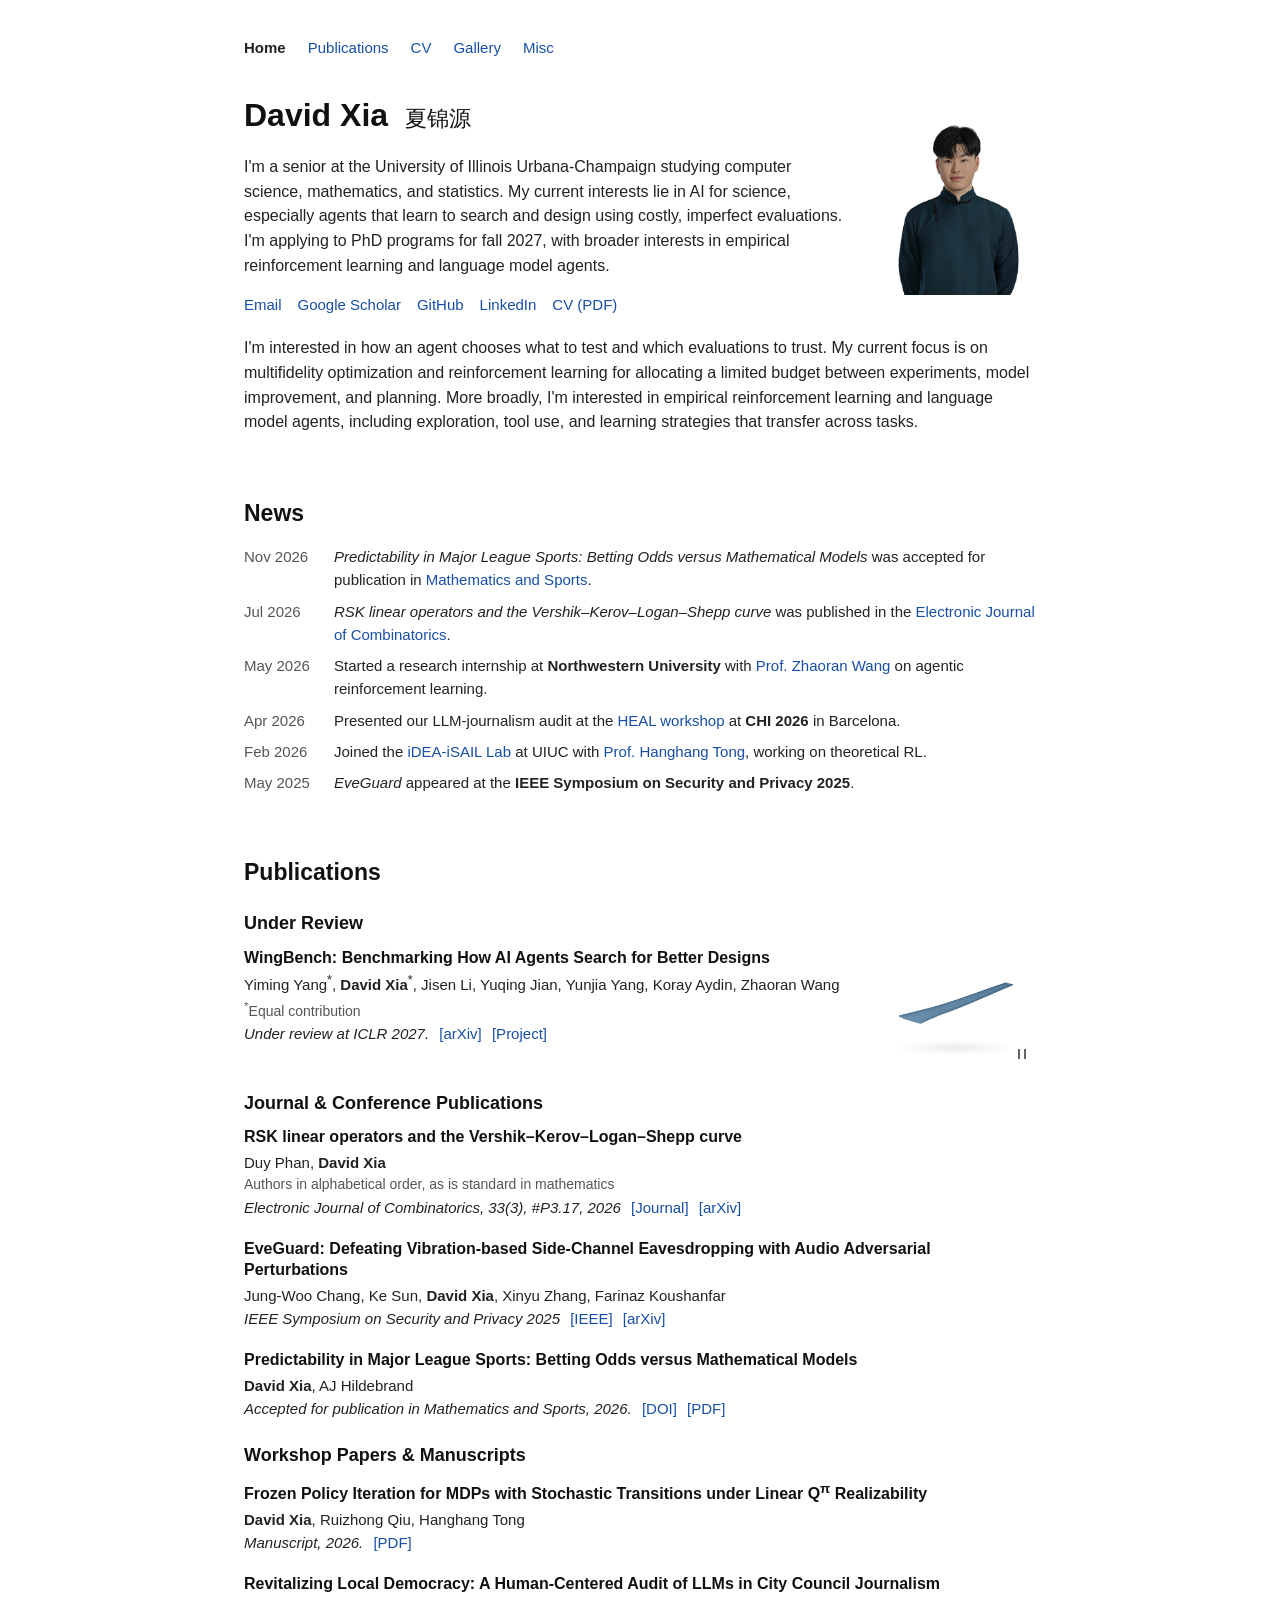
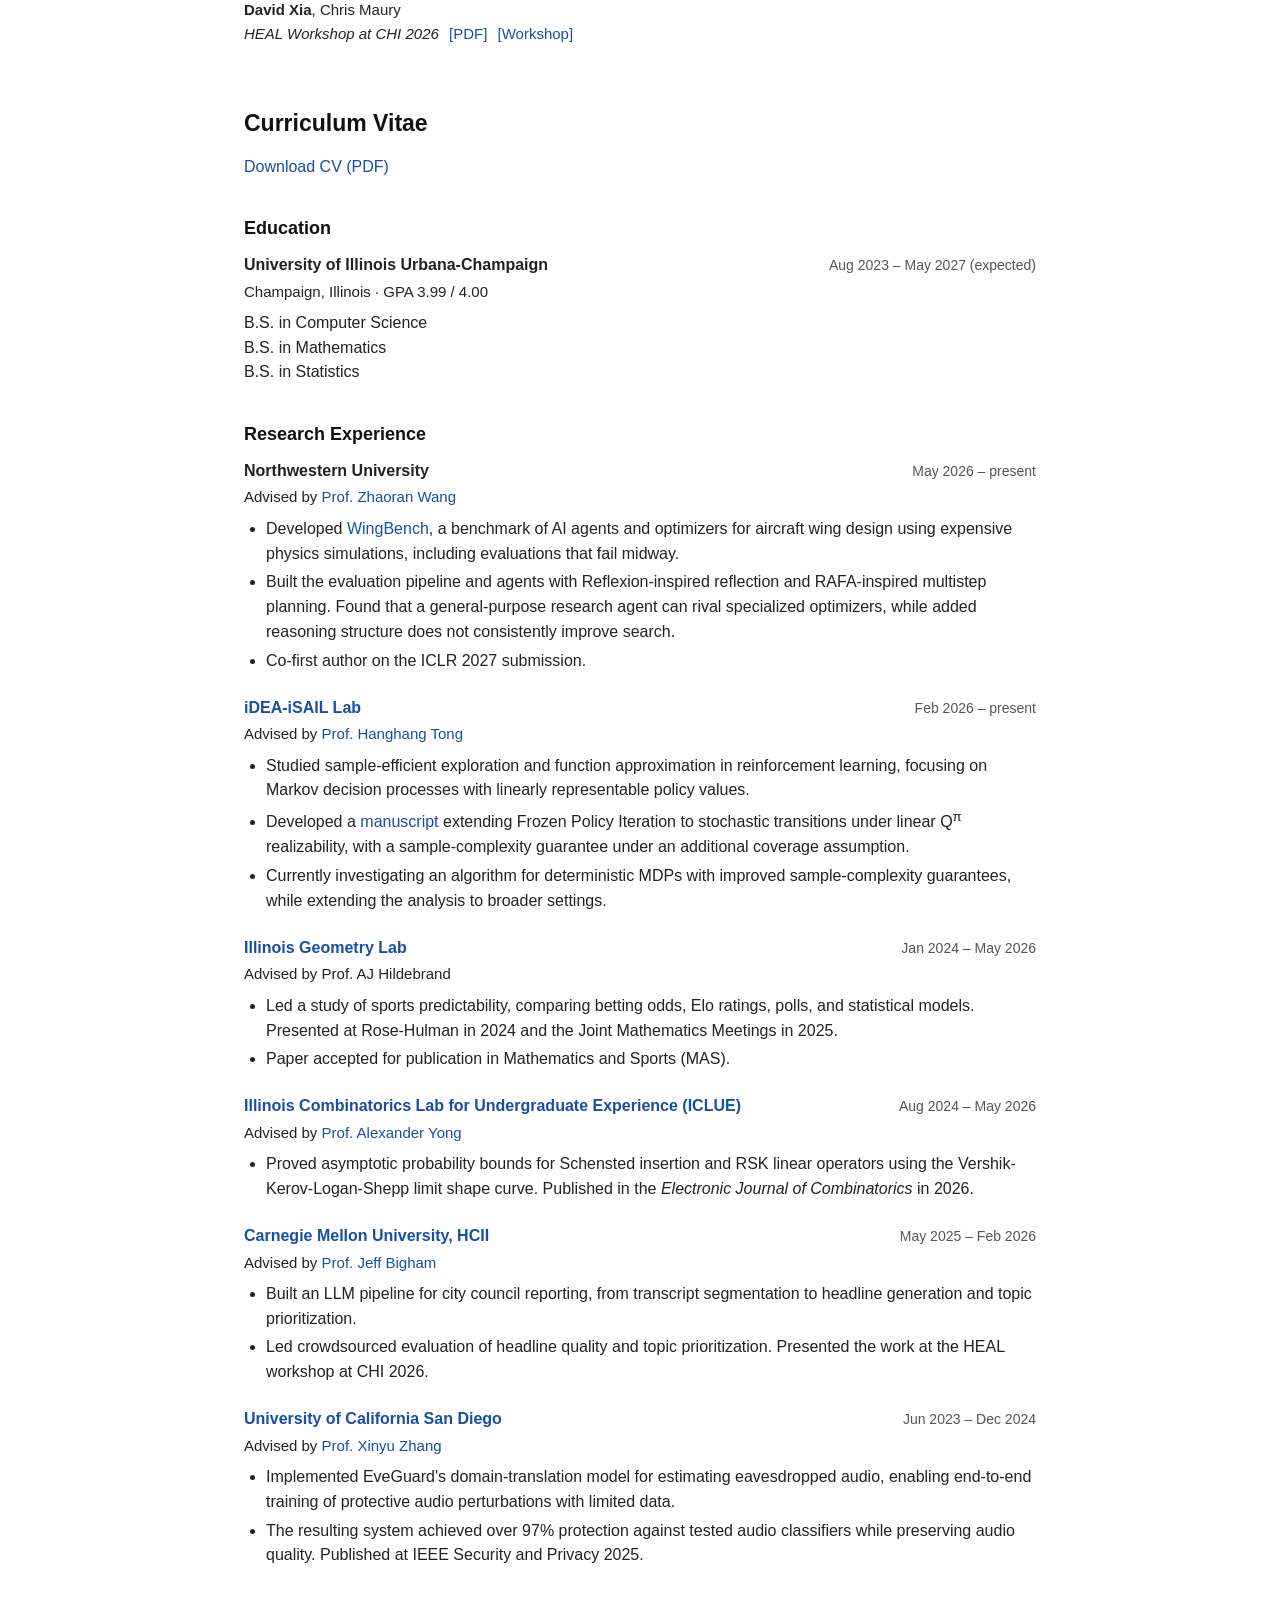
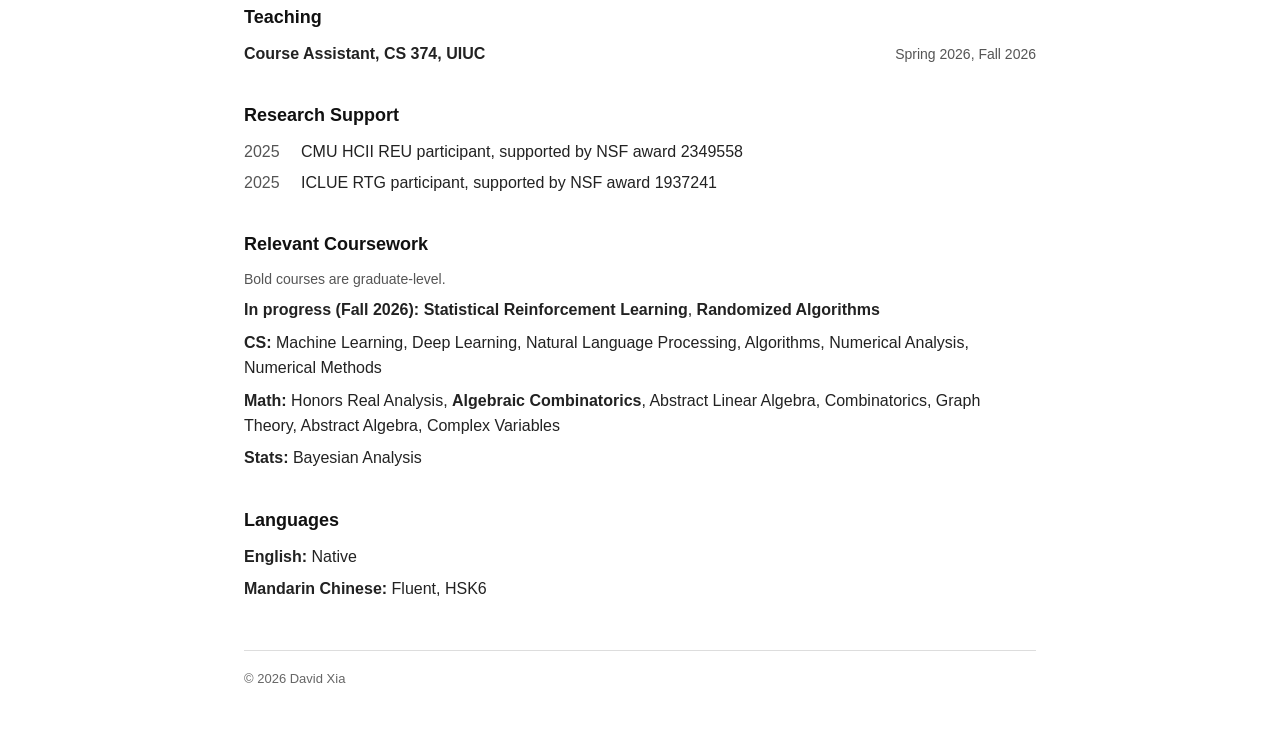
<file: papers.html>
<!DOCTYPE html>
<html lang="en">
<head>
    <meta charset="UTF-8">
    <meta name="viewport" content="width=device-width, initial-scale=1">
    <meta name="color-scheme" content="light">
    <meta http-equiv="refresh" content="0; url=index.html#publications">
    <link rel="canonical" href="https://davidxia3.github.io/#publications">
    <link rel="stylesheet" href="style.css">
    <title>Publications — David Xia</title>
</head>
<body>
    <p><a href="index.html#publications" target="_blank" rel="noopener noreferrer">Publications is now on the main page.</a></p>
</body>
</html>
</file>
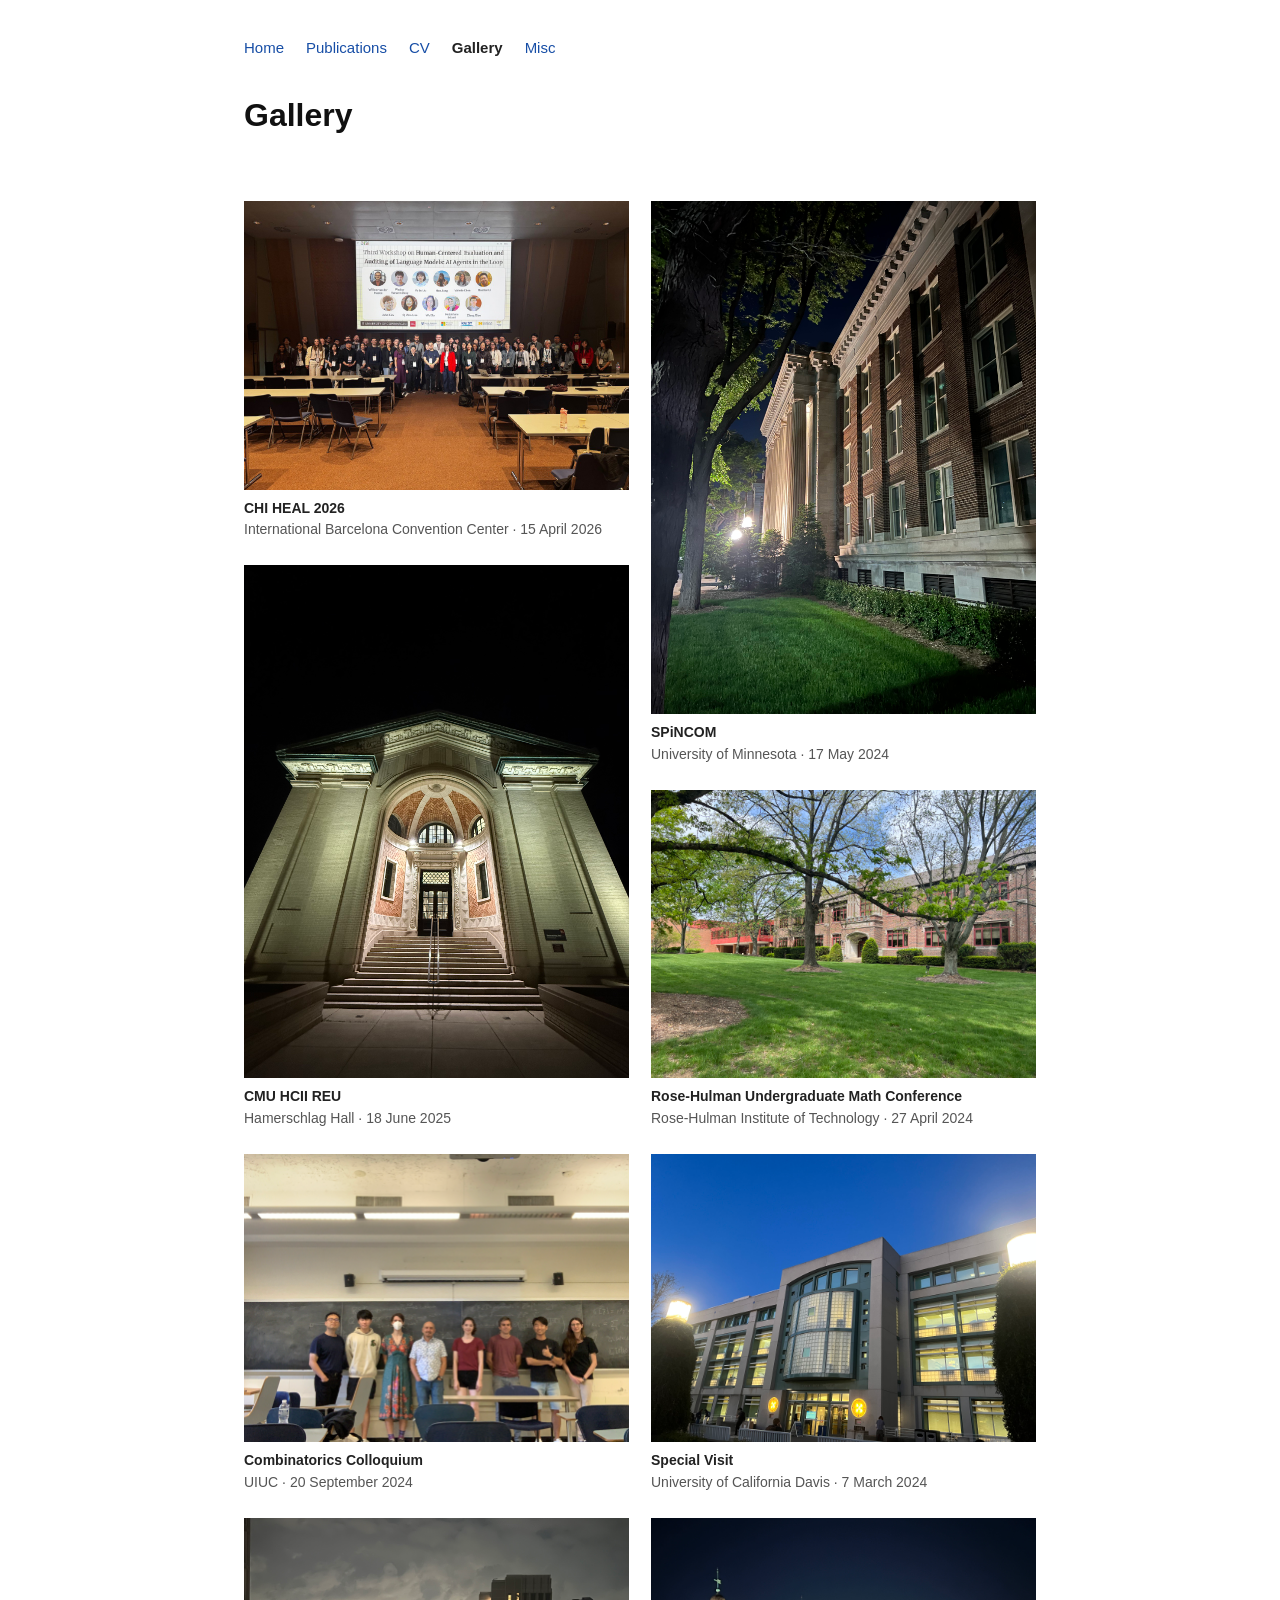
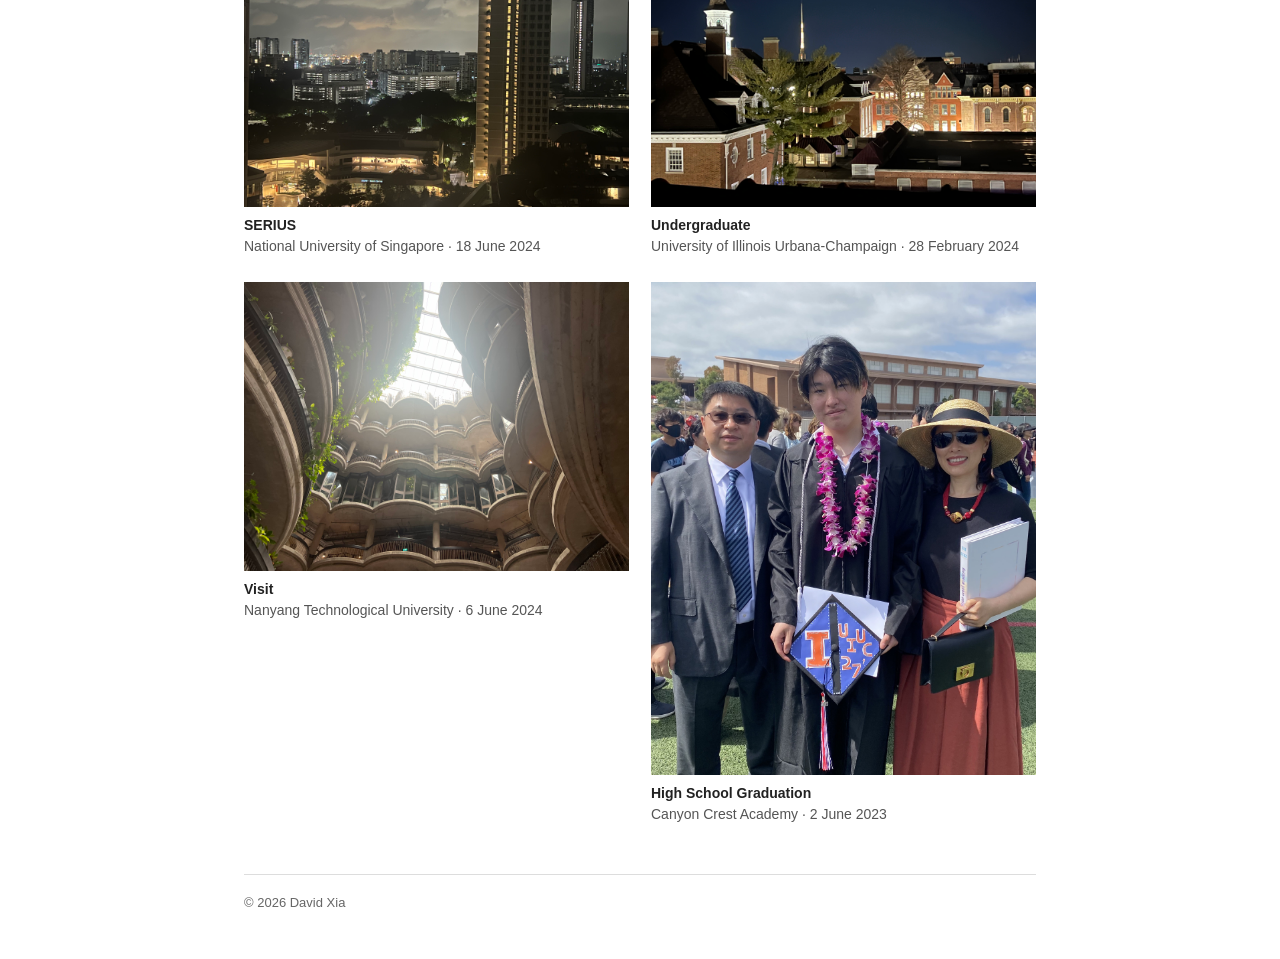
<file: pictures.html>
<!DOCTYPE html>
<html lang="en">
<head>
    <meta charset="UTF-8">
    <meta name="viewport" content="width=device-width, initial-scale=1">
    <meta name="color-scheme" content="light">
    <title>Gallery — David Xia</title>
    <meta name="description" content="Photos from conferences, talks, and visits — David Xia.">
    <link rel="icon" href="favicon.png">
    <link rel="stylesheet" href="style.css">
</head>
<body>
    <nav class="site-nav" aria-label="Main navigation">
        <a href="index.html" target="_blank" rel="noopener noreferrer">Home</a>
        <a href="index.html#publications" target="_blank" rel="noopener noreferrer">Publications</a>
        <a href="index.html#cv" target="_blank" rel="noopener noreferrer">CV</a>
        <a href="pictures.html" aria-current="page">Gallery</a>
        <a href="misc.html" target="_blank" rel="noopener noreferrer">Misc</a>
    </nav>
    <main>

<header class="page-head">
<h1>Gallery</h1>
</header>
<section>
<div class="gallery">
<figure>
<img alt="CHI HEAL 2026, Barcelona" loading="lazy" src="images/heal.jpeg"/>
<figcaption><strong>CHI HEAL 2026</strong>International Barcelona Convention Center · 15 April 2026</figcaption>
</figure>
<figure>
<img alt="CMU HCII REU" loading="lazy" src="images/cmu.jpg"/>
<figcaption><strong>CMU HCII REU</strong>Hamerschlag Hall · 18 June 2025</figcaption>
</figure>
<figure>
<img alt="Combinatorics Colloquium at UIUC" loading="lazy" src="images/reiner2024.jpg"/>
<figcaption><strong>Combinatorics Colloquium</strong>UIUC · 20 September 2024</figcaption>
</figure>
<figure>
<img alt="SERIUS at NUS" loading="lazy" src="images/nus.jpg"/>
<figcaption><strong>SERIUS</strong>National University of Singapore · 18 June 2024</figcaption>
</figure>
<figure>
<img alt="Visit to NTU" loading="lazy" src="images/ntu.jpg"/>
<figcaption><strong>Visit</strong>Nanyang Technological University · 6 June 2024</figcaption>
</figure>
<figure>
<img alt="SPiNCOM at University of Minnesota" loading="lazy" src="images/uminn.jpg"/>
<figcaption><strong>SPiNCOM</strong>University of Minnesota · 17 May 2024</figcaption>
</figure>
<figure>
<img alt="Rose-Hulman Undergraduate Math Conference" loading="lazy" src="images/rhit.jpg"/>
<figcaption><strong>Rose-Hulman Undergraduate Math Conference</strong>Rose-Hulman Institute of Technology · 27 April 2024</figcaption>
</figure>
<figure>
<img alt="Visit to UC Davis" loading="lazy" src="images/davis.jpg"/>
<figcaption><strong>Special Visit</strong>University of California Davis · 7 March 2024</figcaption>
</figure>
<figure>
<img alt="UIUC" loading="lazy" src="images/uiuc.jpg"/>
<figcaption><strong>Undergraduate</strong>University of Illinois Urbana-Champaign · 28 February 2024</figcaption>
</figure>
<figure>
<img alt="High school graduation" loading="lazy" src="images/hs_grad.jpg"/>
<figcaption><strong>High School Graduation</strong>Canyon Crest Academy · 2 June 2023</figcaption>
</figure>
</div>
</section>

    </main>
    <footer>© 2026 David Xia</footer>
</body>
</html>
</file>
<file: style.css>
/* A simple, single-column academic website. */
:root { color-scheme: light; }
* { box-sizing: border-box; }
html { -webkit-text-size-adjust: 100%; scroll-padding-top: 20px; }
body {
  max-width: 840px;
  margin: 36px auto;
  padding: 0 24px;
  background: #fff;
  color: #222;
  font-family: Arial, Helvetica, sans-serif;
  font-size: 16px;
  line-height: 1.55;
}
a { color: #174ea6; text-decoration: none; }
a:hover { text-decoration: underline; }
a:focus-visible { outline: 2px solid #174ea6; outline-offset: 3px; }
img { display: block; max-width: 100%; height: auto; }
h1, h2, h3, h4 { color: #111; line-height: 1.3; }
h1 { margin: 0 0 18px; font-size: 32px; }
h2 { margin: 0 0 16px; font-size: 23px; }
h3 { margin: 24px 0 12px; font-size: 18px; }
h4 { margin: 0 0 3px; font-size: 16px; }
p { margin: 0 0 14px; }
section { margin-top: 34px; }
main > section { margin-top: 64px; }
ul { padding-left: 22px; }
.site-nav { display: flex; flex-wrap: wrap; gap: 10px 22px; margin-bottom: 36px; font-size: 15px; }
.site-nav [aria-current="page"] { color: #222; font-weight: bold; }
.profile { display: grid; grid-template-columns: 1fr 160px; gap: 32px; align-items: start; }
.portrait { width: 160px; height: 200px; object-fit: contain; }
.chinese-name { font-size: 22px; font-weight: normal; margin-left: 8px; }
.contact-links { display: flex; flex-wrap: wrap; gap: 4px 16px; margin-bottom: 0; font-size: 15px; }
#about { margin-top: 20px; }
.news-list { list-style: none; padding: 0; margin: 0; }
.news-item { display: grid; grid-template-columns: 78px 1fr; gap: 12px; margin-bottom: 8px; font-size: 15px; }
.news-date { color: #555; white-space: nowrap; }
.publication { margin-bottom: 20px; }
/* Publication previews share a fixed right column, including future images. */
.publication.media-row { display: grid; grid-template-columns: minmax(0, 1fr) 160px; grid-template-areas: "content media"; gap: 24px; align-items: start; }
.publication.media-row > .entry-content { grid-area: content; }
.publication.media-row > .entry-media { grid-area: media; }
.entry-content { min-width: 0; }
.entry-media { width: 100%; min-height: 120px; display: flex; align-items: center; justify-content: center; }
.wing-preview { position: relative; min-height: 0; aspect-ratio: 4 / 3; }
.wing-project-link { position: absolute; inset: 0; display: block; }
.wing-poster, #wing-preview-canvas { position: absolute; width: 100%; height: 100%; object-fit: contain; }
#wing-preview-canvas { opacity: 0; }
.wing-preview.is-ready #wing-preview-canvas { opacity: 1; }
.wing-preview.is-ready .wing-poster { visibility: hidden; }
.wing-motion { position: absolute; bottom: 0; right: 0; width: 28px; height: 28px; padding: 4px; border: 0; background: #fff; color: #666; cursor: pointer; }
.wing-motion[hidden] { display: none; }
.wing-motion:hover { color: #174ea6; }
.wing-motion:focus-visible { outline: 2px solid #174ea6; outline-offset: 2px; }
.wing-motion svg { display: block; width: 20px; height: 20px; }
.authors, .venue { font-size: 15px; }
.note { font-size: 14px; color: #555; }
.venue { font-style: italic; }
.venue a { font-style: normal; margin-left: 6px; white-space: nowrap; }
.cv-section { margin-top: 38px; }
.cv-entry { margin-bottom: 22px; }
.cv-entry-head { display: flex; justify-content: space-between; align-items: baseline; gap: 4px 20px; flex-wrap: wrap; }
.cv-entry-title { font-weight: bold; }
.cv-entry-date { font-size: 14px; color: #555; }
.cv-entry-sub { margin-top: 2px; font-size: 15px; }
.cv-entry ul { margin: 8px 0 0; }
.cv-entry li { margin-bottom: 4px; }
.cv-degrees { list-style: none; padding: 0; }
.cv-entry .cv-degrees li { margin: 0; }
.cv-coursework p { margin-bottom: 8px; }
.cat, .grad { font-weight: bold; }
.cw-note { font-size: 14px; color: #555; }
.award-list { list-style: none; padding: 0; margin: 0; }
.award-list li { display: grid; grid-template-columns: 45px 1fr; gap: 12px; margin-bottom: 6px; }
.yr { color: #555; }
footer { margin-top: 48px; padding: 18px 0 10px; border-top: 1px solid #ddd; color: #666; font-size: 13px; }
.gallery { columns: 2; column-gap: 22px; }
.gallery figure { margin: 0 0 24px; break-inside: avoid; }
.gallery img { width: 100%; }
.gallery figcaption { padding-top: 8px; font-size: 14px; color: #555; }
.gallery figcaption strong { display: block; color: #222; }
.misc-grid-3 { display: grid; grid-template-columns: repeat(3, 1fr); gap: 12px; }
.misc-grid-3 img { width: 100%; aspect-ratio: 1; object-fit: cover; }
.poke-grid img { object-fit: contain; image-rendering: pixelated; padding: 16px; }
.photo-grid { display: grid; grid-template-columns: repeat(auto-fill, minmax(120px, 1fr)); gap: 12px; }
.photo-grid img { width: 100%; aspect-ratio: 1; object-fit: cover; }
.rank-img { width: 420px; }
.family-tree-wrap { overflow: auto; max-height: 560px; margin: 16px 0 10px; border: 1px solid #ddd; }
.family-tree-wrap img { width: 100%; }
.divider { margin-top: 32px; border: 0; border-top: 1px solid #ddd; }
@media (max-width: 600px) {
  body { margin: 24px auto; padding: 0 20px; }
  .site-nav { gap: 8px 18px; margin-bottom: 28px; }
  .profile { grid-template-columns: 1fr; gap: 20px; }
  .portrait { width: 120px; height: 150px; grid-row: 1; }
  .chinese-name { font-size: 20px; }
  .cv-entry-head { display: block; }
  .cv-entry-date { display: block; margin-top: 3px; }
  main > section { margin-top: 52px; }
  .publication.media-row { grid-template-columns: minmax(0, 1fr) 84px; gap: 16px; }
  .publication.media-row > .entry-media { min-height: 84px; }
  .wing-preview { min-height: 0; aspect-ratio: 1; }
  .gallery { columns: 1; }
}
@media print {
  body { max-width: none; margin: 0; padding: 0; font-size: 11pt; }
  .site-nav, footer { display: none; }
  a { color: #222; }
  .publication, .cv-entry { break-inside: avoid; }
  #wing-preview-canvas, .wing-motion { display: none; }
  .wing-preview.is-ready .wing-poster { visibility: visible; }
}
</file>
